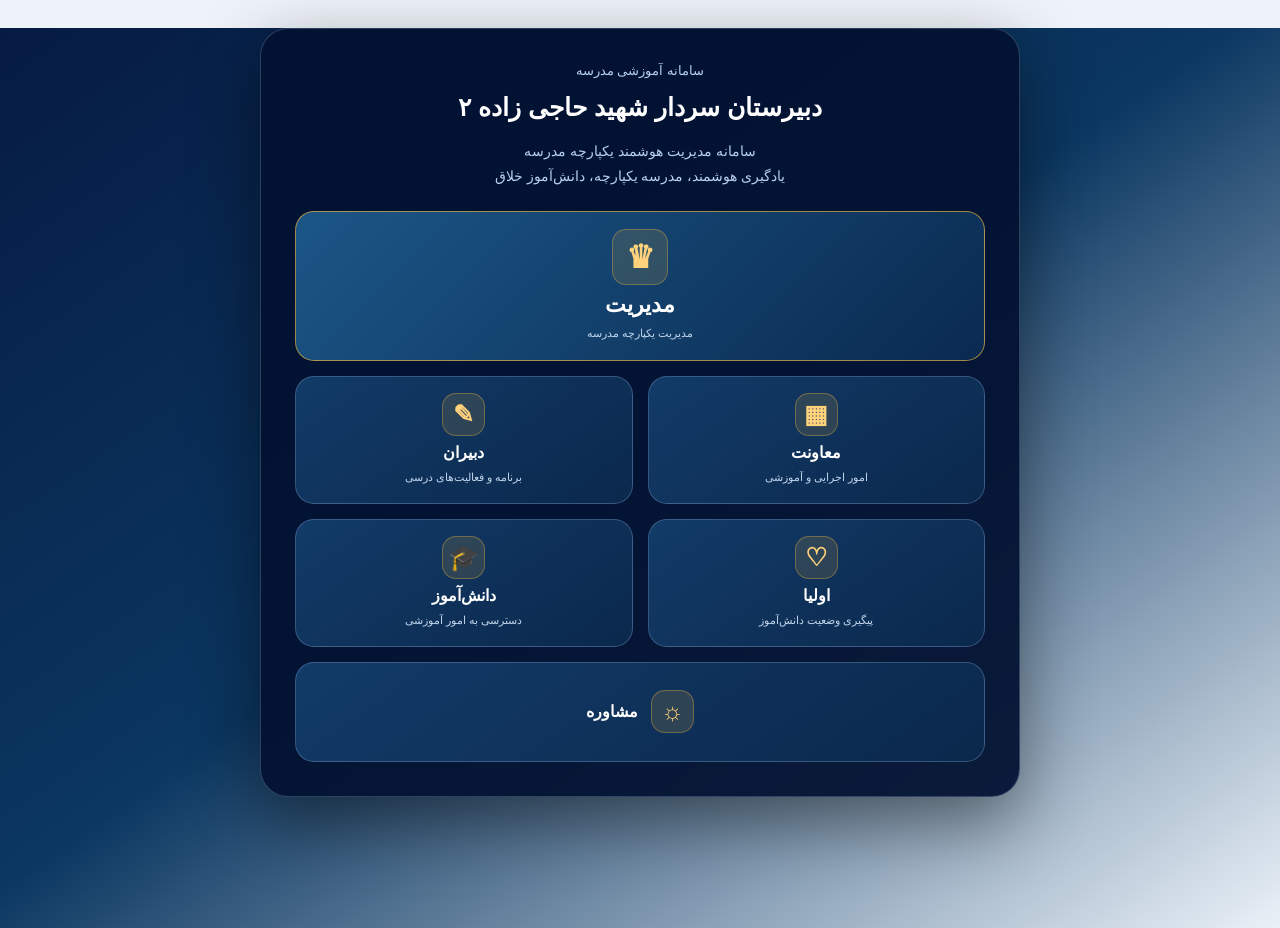
<file: web/index.html>
<!doctype html>
<html lang="fa" dir="rtl">
<head>
<meta charset="utf-8"><meta name="viewport" content="width=device-width,initial-scale=1,viewport-fit=cover">
<meta name="theme-color" content="#061b43"><link rel="manifest" href="manifest.json">
<title>فراهوش | سامانه مدیریت هوشمند یکپارچه مدرسه</title><link rel="stylesheet" href="styles.css">
</head>
<body>
<div id="app">
<section id="login" class="screen"><div class="login-card homepage-card">
<div class="school-label">سامانه آموزشی مدرسه</div>
<h1 id="schoolName">دبیرستان سردار شهید حاجی زاده ۲</h1>
<p class="slogan">سامانه مدیریت هوشمند یکپارچه مدرسه<br>یادگیری هوشمند، مدرسه یکپارچه، دانش‌آموز خلاق</p>
<div id="roleChooser" class="role-chooser" aria-label="انتخاب بخش ورود">
<button type="button" class="role-tile role-manager" data-role-label="مدیریت"><span class="role-icon" aria-hidden="true">♛</span><b>مدیریت</b><small>مدیریت یکپارچه مدرسه</small></button>
<button type="button" class="role-tile" data-role-label="معاونت"><span class="role-icon" aria-hidden="true">▦</span><b>معاونت</b><small>امور اجرایی و آموزشی</small></button>
<button type="button" class="role-tile" data-role-label="دبیران"><span class="role-icon" aria-hidden="true">✎</span><b>دبیران</b><small>برنامه و فعالیت‌های درسی</small></button>
<button type="button" class="role-tile" data-role-label="اولیا"><span class="role-icon" aria-hidden="true">♡</span><b>اولیا</b><small>پیگیری وضعیت دانش‌آموز</small></button>
<button type="button" class="role-tile" data-role-label="دانش‌آموز"><span class="role-icon" aria-hidden="true">🎓</span><b>دانش‌آموز</b><small>دسترسی به امور آموزشی</small></button>
<button type="button" class="role-tile role-advisor" data-role-label="مشاوره"><span class="role-icon" aria-hidden="true">☼</span><b>مشاوره</b><small>راهنمایی و پشتیبانی</small></button>
</div>
<div id="credentialPanel" class="credential-panel hidden">
<div class="credential-heading"><span id="selectedRoleLabel">ورود به سامانه</span><button type="button" id="backToRoles" class="link">← بازگشت به انتخاب بخش</button></div>
<input id="identifier" inputmode="numeric" autocomplete="username" placeholder="نام کاربری یا کد ملی">
<input id="password" type="password" autocomplete="current-password" placeholder="رمز عبور">
<div class="login-options"><label><input id="remember" type="checkbox"> مرا به خاطر بسپار</label><button id="forgot" class="link">فراموشی رمز</button></div>
<button id="loginBtn" class="primary big">ورود به سامانه ←</button><div id="loginStatus" class="status"></div>
</div>
</div></section>
<section id="dashboard" class="screen hidden"><header class="top"><div><div class="brand">فراهوش</div><div id="schoolTitle"></div></div><div class="userbox"><b id="welcome"></b><span id="role"></span><button id="logout" class="danger">خروج</button></div></header>
<main><div class="section-title">پنل سامانه</div><div id="panels" class="panel-grid"></div><div id="status" class="status"></div></main></section>
<section id="workspace" class="screen hidden"><header class="workspace-head"><button id="back" class="secondary">← بازگشت</button><div><h2 id="workspaceTitle"></h2><small id="workspaceMeta"></small></div><button id="refresh" class="secondary">تازه‌سازی</button></header>
<div id="modules" class="module-grid"></div><div id="tableArea"></div></section>
</div>
<script src="runtime-config.js"></script>
<script src="https://cdn.sheetjs.com/xlsx-0.20.3/package/dist/xlsx.full.min.js"></script>
<script src="app.js?v=six-role-homepage-20261024"></script>
<script>
(()=>{const chooser=document.getElementById('roleChooser'),panel=document.getElementById('credentialPanel'),label=document.getElementById('selectedRoleLabel');if(!chooser||!panel)return;chooser.querySelectorAll('[data-role-label]').forEach(button=>button.addEventListener('click',()=>{label.textContent='ورود بخش '+button.dataset.roleLabel;chooser.classList.add('hidden');panel.classList.remove('hidden');document.getElementById('identifier').focus()}));document.getElementById('backToRoles').addEventListener('click',()=>{panel.classList.add('hidden');chooser.classList.remove('hidden')})})();
</script>
</body></html>
</file>
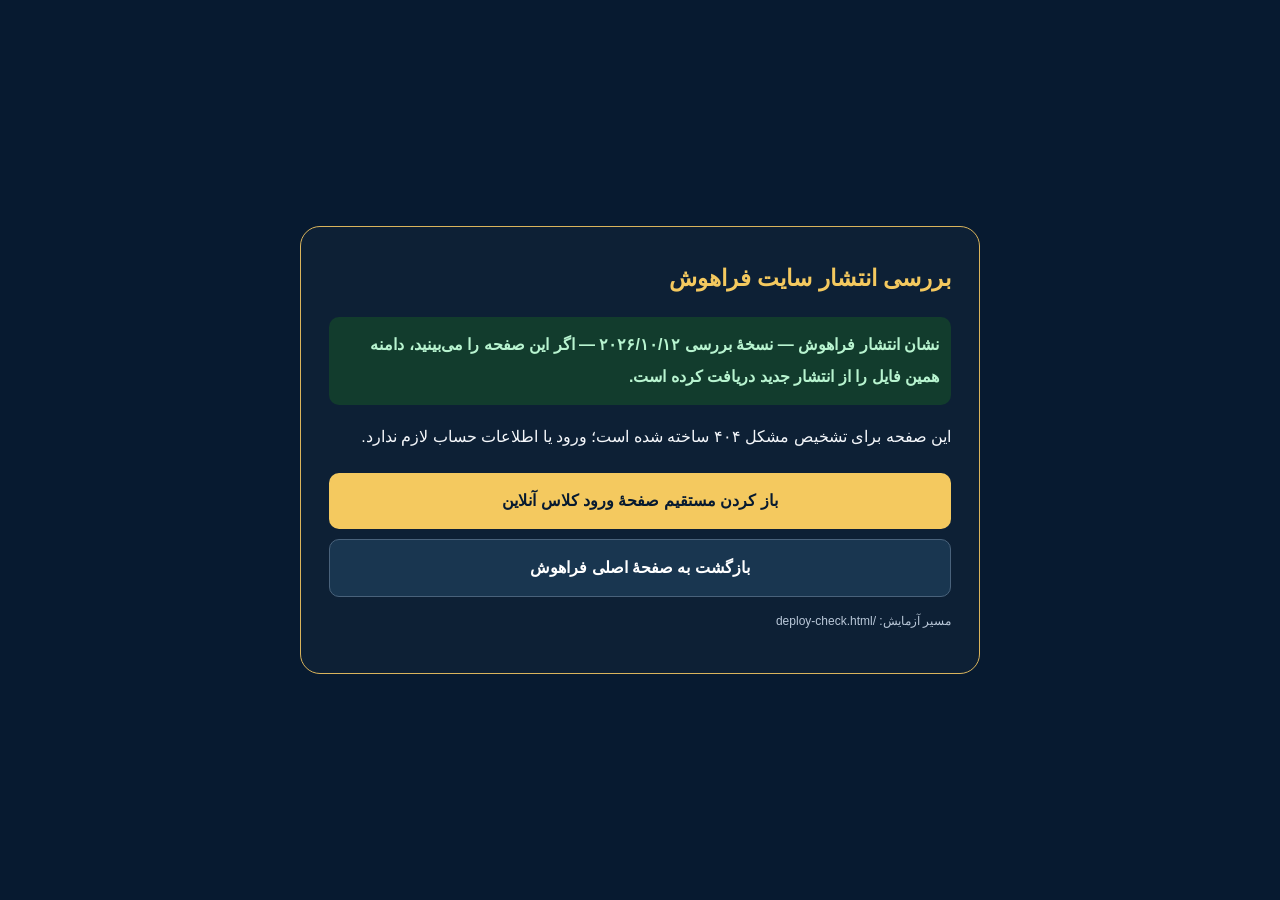
<file: web/deploy-check.html>
<!doctype html>
<html lang="fa" dir="rtl">
<head>
<meta charset="utf-8">
<meta name="viewport" content="width=device-width,initial-scale=1">
<meta name="robots" content="noindex,nofollow">
<meta http-equiv="Cache-Control" content="no-cache, no-store, must-revalidate">
<meta http-equiv="Pragma" content="no-cache">
<meta http-equiv="Expires" content="0">
<title>بررسی انتشار فراهوش</title>
<style>
*{box-sizing:border-box}body{margin:0;min-height:100vh;display:grid;place-items:center;padding:20px;background:#071a30;color:#f4f7fb;font-family:Tahoma,Arial,sans-serif}.card{max-width:680px;width:100%;padding:28px;border:1px solid #d9b45c;border-radius:20px;background:#0d2035;line-height:2}h1{margin-top:0;color:#f4c95f;font-size:23px}.ok{padding:12px;border-radius:10px;background:#123c2d;color:#b8f4d0;font-weight:bold}.links{display:grid;gap:10px;margin-top:20px}a{padding:12px 16px;border-radius:10px;text-decoration:none;background:#f4c95f;color:#071a30;font-weight:bold;text-align:center}a.secondary{background:#193650;color:#fff;border:1px solid #49627b}.small{font-size:12px;color:#bac8d9}
</style>
</head>
<body>
<main class="card">
<h1>بررسی انتشار سایت فراهوش</h1>
<p class="ok">نشان انتشار فراهوش — نسخهٔ بررسی ۲۰۲۶/۱۰/۱۲ — اگر این صفحه را می‌بینید، دامنه همین فایل را از انتشار جدید دریافت کرده است.</p>
<p>این صفحه برای تشخیص مشکل ۴۰۴ ساخته شده است؛ ورود یا اطلاعات حساب لازم ندارد.</p>
<div class="links">
<a href="/online-class/index.html">باز کردن مستقیم صفحهٔ ورود کلاس آنلاین</a>
<a class="secondary" href="/">بازگشت به صفحهٔ اصلی فراهوش</a>
</div>
<p class="small">مسیر آزمایش: /deploy-check.html</p>
</main>
</body>
</html>
</file>
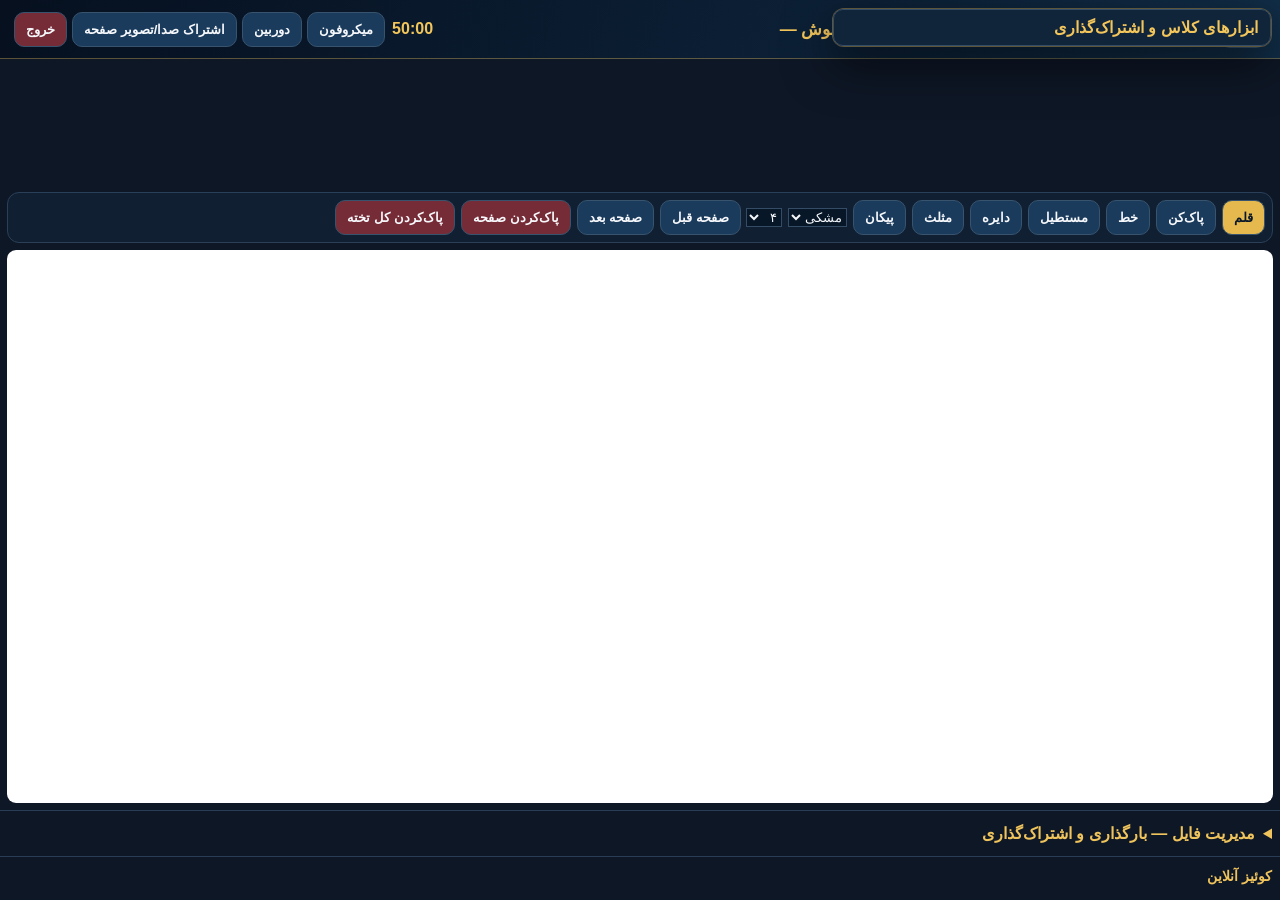
<file: mobile/assets/online_class.html>
<!doctype html>
<html lang="fa" dir="rtl">
<head>
<meta charset="utf-8">
<meta name="viewport" content="width=device-width,initial-scale=1,maximum-scale=1">
<title>کلاس هوشمند فراهوش</title>
<style>
*{box-sizing:border-box}html,body{margin:0;width:100%;height:100%;min-height:100%;overflow:hidden;font-family:Tahoma,Arial,sans-serif;background:#0e1726;color:#fff}body{height:100dvh;min-height:100dvh;display:flex;flex-direction:column}
button,select,input{font-family:inherit}button{border:0;border-radius:9px;padding:9px 11px;background:#244d82;color:#fff;font-weight:700}
button.active{background:#16804a}.danger{background:#9e2831}.secondary{background:#56647a}
header{flex:0 0 auto;padding:7px;background:#162238;display:flex;gap:7px;align-items:center;flex-wrap:wrap;position:relative;z-index:20}
header h2{margin:0;font-size:17px;flex:1}.toolbar,.tools{display:flex;gap:5px;flex-wrap:wrap;align-items:center}
.layout{display:grid;grid-template-columns:minmax(0,1fr) 0;flex:1;min-height:0;height:calc(100dvh - 58px);overflow:hidden}.main{min-width:0;display:flex;flex-direction:column}
.videos{display:grid;grid-template-columns:repeat(auto-fit,minmax(150px,1fr));gap:5px;padding:5px;height:clamp(86px,14vh,135px);max-height:14vh;overflow:auto}
.tile{position:relative;background:#050a12;border-radius:8px;height:clamp(78px,12vh,120px);min-height:78px;overflow:hidden}.tile video{width:100%;height:100%;object-fit:cover}
.tile span{position:absolute;right:6px;bottom:6px;background:#000b;padding:4px 6px;border-radius:6px;font-size:11px}
.boardwrap{flex:1;min-height:0;height:100%;padding:4px;display:flex;flex-direction:column}.boardbar{display:flex;gap:5px;flex-wrap:wrap;margin-bottom:5px;align-items:center}
.board{background:#fff;border-radius:9px;width:100%;height:100%;min-height:0;flex:1;touch-action:none}
.side{display:none;background:#162238;border-right:1px solid #2d3b52;flex-direction:column;min-width:0;overflow:auto}.layout.drawer-open{grid-template-columns:minmax(0,1fr) minmax(260px,32vw)}.layout.drawer-open .side{display:flex}
.side h3{margin:9px}.participants{padding:0 9px;max-height:24%;overflow:auto}.person{padding:6px;border-bottom:1px solid #29374c;font-size:12px}
.panel{border-top:1px solid #2d3b52;padding:8px}.panel h3{margin:3px 0 8px;font-size:14px}
.chat{flex:1;display:flex;flex-direction:column;min-height:170px}.msgs{flex:1;overflow:auto;padding:7px}.msg{background:#20304a;border-radius:8px;padding:6px;margin-bottom:5px;font-size:12px}
.send{display:flex;gap:5px;padding:7px}.send input{flex:1;border-radius:8px;border:0;padding:9px;direction:rtl}
.status{font-size:11px;opacity:.9;min-height:18px}.row{display:flex;gap:5px;flex-wrap:wrap;align-items:center}.row input,.row select{border:0;border-radius:7px;padding:8px;min-width:90px}
.quizq,.fileitem,.attrow{background:#20304a;border-radius:8px;padding:7px;margin:5px 0;font-size:12px}.fileitem button{margin-top:4px}
.fileinput{max-width:100%}@media(max-width:800px){.layout{grid-template-columns:minmax(0,1fr)}.layout.drawer-open{grid-template-columns:minmax(0,1fr)}.layout.drawer-open .side{position:fixed;z-index:15;top:58px;right:0;bottom:0;width:min(88vw,360px);box-shadow:-18px 0 40px #0009;border-top:1px solid #d9b45b}.videos{height:68px;max-height:68px;grid-template-columns:repeat(auto-fit,minmax(90px,1fr));gap:3px;padding:3px}.tile{height:62px;min-height:62px}.boardwrap{height:100%;min-height:0;padding:3px}.board{min-height:0;height:100%}.side{min-height:0;border-right:0;border-top:1px solid #2d3b52}.participants{max-height:120px}.chat{min-height:170px}}

#toolDrawer{position:fixed;top:8px;right:8px;z-index:1000;width:min(94vw,440px);max-width:94vw;flex:none;order:initial;background:#0b1727;border:1px solid #d9b45b66;border-radius:12px;box-shadow:0 16px 48px #0009}#toolDrawer[open]{padding:0 8px 8px}#toolDrawerBody{background:#0b1727;border:1px solid #344c65;border-radius:10px;margin-top:5px}#toolDrawer>summary{cursor:pointer;list-style:none;text-align:right;color:#f3c65b;font-weight:bold;padding:8px 12px;border:1px solid #344c65;border-radius:10px;background:#10243a}#toolDrawer>summary::-webkit-details-marker{display:none}#toolDrawerBody{max-height:58vh;overflow:auto;padding:7px 2px}#toolDrawerBody>.toolbar{display:flex;margin:4px 0 8px}#toolDrawerBody>.boardbar{display:flex;flex-wrap:wrap}#quizToggle{background:linear-gradient(110deg,#f5cf68,#dba638);color:#09182a}#toolDrawerBody #quizPanel{margin-top:8px}
/* Approved high-contrast classroom layout: maximize the board and tuck tools into a drawer */
header{background:linear-gradient(110deg,#06101f,#0c2036 65%,#112e48);border-bottom:1px solid #d9b45b66;padding:10px 14px}header h2{color:#f3c65b}.layout{grid-template-columns:minmax(0,1fr) 265px;min-height:calc(100vh - 58px)}.main{min-height:0}.boardwrap{min-height:0;height:calc(100vh - 210px);padding:7px}.board{min-height:0;height:100%;flex:1}.boardbar{position:relative;align-items:center;background:#101f32;border:1px solid #2a4059;border-radius:12px;padding:7px;margin-bottom:7px}.tools{gap:6px}button{background:#1a3b5c;border:1px solid #37536d;color:#f5f7fb;border-radius:10px}button.active{background:#e5b94d;color:#081729}button.danger{background:#762c37}select,input{background:#081727;color:#f4f7fb;border:1px solid #344c65}.side{background:#0b1727;border-color:#2a4059}.side h3,.panel h3{color:#f0c45c}.panel{border-color:#293e56}.person,.quizq,.fileitem,.attrow,.msg{background:#13273d;color:#eaf0f8;border:1px solid #263f58}.send input{background:#071423;color:white;border:1px solid #344c65}@media(max-width:800px){.layout{grid-template-columns:1fr}.boardwrap{height:64vh;min-height:390px}.board{min-height:330px}.side{min-height:320px}}

/* Minimal layout-only regression fix: the whiteboard fills the space left by the real header height. */
html,body{height:100%;min-height:0}
body{height:100dvh;min-height:0}
.layout{flex:1 1 0;height:auto;min-height:0;grid-template-columns:minmax(0,1fr) 0;overflow:hidden}
.layout.drawer-open{grid-template-columns:minmax(0,1fr) minmax(260px,32vw)}
.boardwrap{flex:1 1 0;height:auto;min-height:0;max-height:none}
.board{flex:1 1 0;height:100%;min-height:0}
@media(max-width:800px){
 .layout,.layout.drawer-open{grid-template-columns:minmax(0,1fr);height:auto;min-height:0;flex:1 1 0}
 .boardwrap{flex:1 1 0;height:auto;min-height:0;max-height:none}
 .board{height:100%;min-height:0}
}
/* Mobile overflow fix: keep the classroom inside the viewport and let panels scroll internally */
html,body{width:100%;max-width:100%;overflow:hidden}
body{height:100dvh;min-height:0}
header{max-width:100%;min-width:0;box-sizing:border-box}
header h2{min-width:0;overflow-wrap:anywhere}
.layout{height:calc(100dvh - 58px);min-height:0;max-height:calc(100dvh - 58px);overflow:hidden}
.main{min-width:0;min-height:0;overflow:hidden}
.boardwrap{min-width:0;min-height:0;height:auto;max-height:none;flex:1 1 auto;overflow:hidden}
.boardbar{max-width:100%;min-width:0}
.board{display:block;width:100%;max-width:100%;min-width:0;min-height:0;height:100%}
#quizPanel{max-height:30dvh;overflow:auto;flex:0 1 auto}
@media(max-width:800px){
 header{gap:5px;padding:6px;max-height:30dvh;overflow-y:auto;align-content:flex-start}
 header h2{font-size:14px;flex:1 1 130px}
 header .toolbar{flex:1 1 100%;gap:4px}
 header .toolbar button{padding:7px 8px;font-size:12px}
 #toolDrawer{position:relative;top:auto;right:auto;width:100%;max-width:100%;order:5}
 #toolDrawerBody{max-height:32dvh}
 .layout,.layout.drawer-open{height:auto;max-height:none;min-height:0;flex:1 1 0;grid-template-columns:minmax(0,1fr);overflow:hidden}
 .main{height:100%;overflow:hidden}
 .videos{flex:0 0 64px;height:64px;max-height:64px;min-height:64px;overflow-x:auto;overflow-y:hidden;grid-auto-flow:column;grid-auto-columns:minmax(90px,30vw);grid-template-columns:none}
 .tile{height:58px;min-height:58px}
 .boardwrap{height:auto;min-height:0;max-height:none;flex:1 1 0;padding:3px;overflow:hidden}
 .boardbar{flex:0 0 auto;max-height:24dvh;overflow:auto;align-content:flex-start}
 .boardbar .tools{min-width:0;max-width:100%}
 .board{height:100%;min-height:0;max-height:100%;touch-action:none}
 .side{min-height:0}
}
</style>
</head>
<body>
<header>
<button id="menuToggle" aria-label="ابزارهای کلاس" title="ابزارهای کلاس" style="font-size:22px;padding:5px 12px;background:#172b42">☰</button><button id="quizToggle" type="button">آزمونک آنلاین</button><button id="guestInvite" type="button" style="background:#d9b45b;color:#09182a">لینک ورود دانش‌آموز</button><h2>کلاس هوشمند فراهوش — <span id="className"></span></h2><strong id="classTimer" dir="ltr" style="color:#f3c65b;font-variant-numeric:tabular-nums">50:00</strong>
<div class="toolbar">
<button id="mic">میکروفون</button><button id="cam">دوربین</button><button id="screen">اشتراک صدا/تصویر صفحه</button><button id="leave" class="danger">خروج</button>
</div>
<details id="toolDrawer"><summary>ابزارهای کلاس و اشتراک‌گذاری</summary><div id="toolDrawerBody"></div></details>
</header>
<div class="layout">
<main class="main">
<div id="videos" class="videos"></div>
<div class="boardwrap" id="boardwrap">
<div class="boardbar">
<div class="tools">
<button data-tool="pen" class="active">قلم</button><button data-tool="eraser">پاک‌کن</button>
<button data-tool="line">خط</button><button data-tool="rect">مستطیل</button><button data-tool="circle">دایره</button><button data-tool="triangle">مثلث</button><button data-tool="arrow">پیکان</button>
<select id="color"><option value="#0b1f3a">مشکی</option><option value="#d62828">قرمز</option><option value="#087f5b">سبز</option><option value="#1d4ed8">آبی</option><option value="#7c3aed">بنفش</option><option value="#f59e0b">نارنجی</option></select>
<select id="size"><option value="2">۲</option><option value="4" selected>۴</option><option value="7">۷</option><option value="10">۱۰</option><option value="14">۱۴</option><option value="20">۲۰</option></select>
</div>
<div class="tools">
<button id="prev">صفحه قبل</button><button id="next">صفحه بعد</button><button id="clear" class="danger">پاک‌کردن صفحه</button><button id="clearAll" class="danger">پاک‌کردن کل تخته</button><span class="status" id="page"></span>
</div>
</div>
<canvas id="board" class="board"></canvas>
</div>
<details class="panel" id="fileManager">
<summary style="cursor:pointer;color:#f0c45c;font-weight:bold;padding:5px 0">مدیریت فایل — بارگذاری و اشتراک‌گذاری</summary>
<h3>بارگذاری فایل، ویدیو و رسانه برای اعضای کلاس</h3>
<div class="row"><input id="file" class="fileinput" type="file" accept="image/*,audio/*,video/*,.pdf,.doc,.docx,.xls,.xlsx,.ppt,.pptx,.txt,.csv,.zip"></div>
<div id="files"></div><video id="previewVideo" controls style="display:none;width:100%;max-height:240px;margin-top:7px;border-radius:8px"></video>
</details>
<div class="panel" id="quizPanel"><h3>کوئیز آنلاین</h3><div id="quizCreate"></div><div id="quizzes"></div></div>
</main>
<aside class="side">
<h3>لیست اعضای کلاس</h3><div id="participants" class="participants"></div>
<div class="panel" id="attendancePanel"><h3>حضور و غیاب و صحت‌سنجی</h3><div id="attendance"></div></div>
<div class="chat"><h3>گفت‌وگوی کلاس</h3><div id="msgs" class="msgs"></div><div class="send"><input id="chatInput" placeholder="پیام..."><button id="send">ارسال</button></div></div>
</aside>
</div>
<script>
const C=__CONFIG__;
async function createGuestInvite(){
  const normalizeRole=v=>String(v||"").trim().toLowerCase().replace(/ي/g,"ی").replace(/ك/g,"ک").replace(/\s+/g," ");
  const role=normalizeRole(C.role);
  const allowed=["teacher","دبیر","manager","مدیر","مدیریت","مدیر مدرسه","مدیر دبیرستان","مدیر آموزشگاه","principal","administrator","admin","school manager","school_manager","school_admin","super_admin","educational","معاون آموزشی","معاونت آموزشی"];
  if(!allowed.includes(role)){alert("ساخت لینک دعوت فقط برای دبیر یا مدیریت مجاز است.");return}
  if(!Number.isInteger(Number(C.classId))||Number(C.classId)<=0){alert("شناسه کلاس معتبر نیست؛ لینک به کلاس متصل نشد.");return}
  const button=document.getElementById("guestInvite");
  if(button)button.disabled=true;
  try{
    const response=await fetch(C.url+"/rest/v1/rpc/get_online_class_guest_invite",{method:"POST",headers:{"apikey":C.anon,"Authorization":"Bearer "+C.token,"Content-Type":"application/json"},body:JSON.stringify({p_class_id:Number(C.classId)})});
    const raw=await response.text();let result;try{result=JSON.parse(raw)}catch(_){result=raw}
    if(!response.ok)throw Error(typeof result==="string"?result:(result.message||result.details||result.hint||"ساخت لینک دعوت ناموفق بود"));
    let code=Array.isArray(result)?result[0]:result;
    if(code&&typeof code==="object")code=code.get_online_class_guest_invite||code.room_code||code.code;
    code=String(code??"").trim().replace(/^"+|"+$/g,"").toUpperCase();
    if(!code||code==="NULL"||code==="UNDEFINED")throw Error("سرور کد دعوتی برنگرداند؛ مهاجرت دعوت میهمان در Supabase را بررسی کنید.");
    const inviteUrl="https://frahoosh.ir/online-class/?code="+encodeURIComponent(code);
    const message="لینک ورود میهمان به کلاس "+C.classId+" ساخته شد و به همین کلاس متصل است. برای ارسال به میهمان کپی کنید:\n"+inviteUrl;
    if(navigator.clipboard&&navigator.clipboard.writeText){try{await navigator.clipboard.writeText(inviteUrl);alert(message)}catch(_){prompt("لینک ورود میهمان به کلاس "+C.classId+" را کپی کنید:",inviteUrl)}}else prompt("لینک ورود میهمان به کلاس "+C.classId+" را کپی کنید:",inviteUrl);
  }catch(e){alert("لینک دعوت ساخته نشد: "+(e.message||"خطای نامشخص"))}
  finally{if(button)button.disabled=false}
}
window.addEventListener("DOMContentLoaded",()=>{const b=document.getElementById("guestInvite");if(b){const role=String(C.role||"").toLowerCase();b.style.display=["teacher","دبیر","manager","مدیر","educational","معاون آموزشی"].includes(role)?"inline-block":"none";b.addEventListener("click",createGuestInvite)}});
window.addEventListener("error",e=>{try{const p=document.getElementById("page");if(p)p.textContent="خطای اجرای کلاس: "+(e.message||"JavaScript")}catch(_){}console.error("CLASSROOM_RUNTIME_ERROR",e.message,e.filename,e.lineno)});
window.addEventListener("unhandledrejection",e=>{try{const p=document.getElementById("page");if(p)p.textContent="خطا در بارگذاری امکانات کلاس"}catch(_){}console.error("CLASSROOM_PROMISE_ERROR",e.reason)});
const headers={"apikey":C.anon,"Authorization":"Bearer "+C.token,"Content-Type":"application/json"};
const $=id=>document.getElementById(id);
let lastId=0,peers=new Map(),names=new Map(),localStream=null,screenStream=null,mic=true,cam=true,pendingCandidates=new Map();
let pollInFlight=false,pollFailures=0;
let tool="pen",color="#0b1f3a",size=4,drawing=false,start=null,points=[],pageNo=1;
let canvas,ctx,maxPages=Number(C.maxBoardPages||15),currentSession=null,students=[],sessionStartedAt=null;const normalizeRole=v=>String(v||"").trim().toLowerCase();const staffRoles=["teacher","دبیر","manager","مدیر","principal","معاون آموزشی","معاون اجرایی","معاون پرورشی","مشاوره","educational","executive","counselor"];const studentRoles=["student","دانش‌آموز","دانش آموز","guest","میهمان"];const isTeacher=()=>staffRoles.includes(normalizeRole(C.role));const isStudent=()=>studentRoles.includes(String(C.role||"").trim())||["student","دانش‌آموز","دانش آموز","guest","میهمان"].includes(normalizeRole(C.role));
$("className").textContent=C.classId;
function api(path,opts={}){return fetch(C.url+"/rest/v1/"+path,Object.assign({headers},opts))}
function jsonHeaders(extra={}){return Object.assign({},headers,extra)}
function esc(s){return String(s??"").replace(/[&<>"]/g,m=>({"&":"&amp;","<":"&lt;",">":"&gt;",'"':"&quot;"}[m]))}
function setStatus(t){let e=$("page");e.textContent=t||e.textContent}
function parseSessionTimestamp(value){if(!value)return null;let s=String(value).trim();if(/^\d{4}-\d\d-\d\d \d\d:\d\d:\d\d/.test(s)){s=s.replace(" ","T").replace(/(\.\d{3})\d+/,"$1").replace(/([+-]\d\d)$/,"$1:00")}const n=Date.parse(s);return Number.isFinite(n)?n:null}
async function send(type,payload={},to=null){try{const r=await api("online_class_signals",{method:"POST",headers:jsonHeaders({"Prefer":"return=minimal"}),body:JSON.stringify({class_id:C.classId,sender_user_id:C.userId,receiver_user_id:to,signal_type:type,payload})});if(!r.ok)throw new Error("HTTP "+r.status+" "+(await r.text()).slice(0,180));return true}catch(e){console.error("CLASSROOM_SIGNAL_SEND_FAILED",type,e);setStatus("ارسال پیام کلاس ناموفق ("+type+"): "+(e.message||"خطای شبکه"));return false}}
function addVideo(id,name,stream){let tile=document.getElementById("v-"+id);if(!tile){tile=document.createElement("div");tile.className="tile";tile.id="v-"+id;tile.innerHTML='<video autoplay playsinline></video><span>'+esc(name)+'</span>';$("videos").appendChild(tile)}tile.querySelector("video").srcObject=stream}
function removeVideo(id){let t=document.getElementById("v-"+id);if(t)t.remove()}
function renderPeople(){let h="";for(const [id,n] of names)h+='<div class="person">'+esc(n)+(id===C.userId?" (شما)":"")+"</div>";$("participants").innerHTML=h}
async function ensureMedia(){if(localStream&&localStream.getTracks().some(t=>t.readyState==="live"))return true;try{localStream=await navigator.mediaDevices.getUserMedia({video:!isStudent(),audio:true});if(isStudent()){cam=false;for(const t of localStream.getAudioTracks())t.enabled=false;}addVideo(C.userId,C.name,localStream);names.set(C.userId,C.name);renderPeople();for(const [,pc] of peers){for(const track of localStream.getTracks()){const already=pc.getSenders().some(x=>x.track===track);if(!already)pc.addTrack(track,localStream)}}return true}catch(e){console.warn("MEDIA_PERMISSION_ERROR",e);setStatus("دسترسی صدا/تصویر برقرار نشد: "+(e&&e.name||"خطا"));alert("دسترسی میکروفون/دوربین برقرار نشد؛ مجوزهای برنامه را بررسی کنید.");return false}}
async function makePeer(id,name){if(peers.has(id))return peers.get(id);let pc=new RTCPeerConnection({iceServers:[{urls:"stun:stun.l.google.com:19302"}]});peers.set(id,pc);names.set(id,name||"کاربر");renderPeople();if(localStream)localStream.getTracks().forEach(t=>pc.addTrack(t,localStream));pc.onicecandidate=e=>{if(e.candidate)send("candidate",{candidate:e.candidate},id)};pc.ontrack=e=>addVideo(id,names.get(id)||"کاربر",e.streams[0]);pc.onconnectionstatechange=()=>{if(["failed","closed","disconnected"].includes(pc.connectionState)){removeVideo(id);}};return pc}
async function offerTo(id,name){let pc=await makePeer(id,name);let o=await pc.createOffer();await pc.setLocalDescription(o);await send("offer",{sdp:pc.localDescription},id)}
async function flushPendingCandidates(id,pc){const queued=pendingCandidates.get(id)||[];pendingCandidates.delete(id);for(const candidate of queued){try{await pc.addIceCandidate(candidate)}catch(e){console.warn("ICE candidate could not be applied",e)}}}
async function poll(){if(pollInFlight)return;pollInFlight=true;let succeeded=false;try{const ac=new AbortController();const pollTimeout=setTimeout(()=>ac.abort(),8000);let rows;try{let r=await api("online_class_signals?class_id=eq."+C.classId+"&id=gt."+lastId+"&order=id.asc&limit=200",{signal:ac.signal});if(!r.ok)throw new Error("سیگنال کلاس: HTTP "+r.status+" "+(await r.text()).slice(0,180));rows=await r.json()}finally{clearTimeout(pollTimeout)}for(const x of rows){lastId=Math.max(lastId,Number(x.id));if(x.sender_user_id===C.userId)continue;if(x.receiver_user_id&&x.receiver_user_id!==C.userId)continue;let p=x.payload||{};if(x.signal_type==="join"){names.set(x.sender_user_id,p.name||"کاربر");renderPeople();if(C.userId<x.sender_user_id)await offerTo(x.sender_user_id,p.name)}else if(x.signal_type==="leave"){peers.get(x.sender_user_id)?.close();peers.delete(x.sender_user_id);names.delete(x.sender_user_id);pendingCandidates.delete(x.sender_user_id);removeVideo(x.sender_user_id);renderPeople()}else if(x.signal_type==="offer"){names.set(x.sender_user_id,p.name||"کاربر");let pc=await makePeer(x.sender_user_id,p.name);await pc.setRemoteDescription(p.sdp);await flushPendingCandidates(x.sender_user_id,pc);let a=await pc.createAnswer();await pc.setLocalDescription(a);await send("answer",{sdp:pc.localDescription},x.sender_user_id)}else if(x.signal_type==="answer"){let pc=peers.get(x.sender_user_id);if(pc){await pc.setRemoteDescription(p.sdp);await flushPendingCandidates(x.sender_user_id,pc)}}else if(x.signal_type==="candidate"&&p.candidate){let pc=peers.get(x.sender_user_id);if(pc&&pc.remoteDescription){try{await pc.addIceCandidate(p.candidate)}catch(e){console.warn("ICE candidate failed",e)}}else{const queue=pendingCandidates.get(x.sender_user_id)||[];queue.push(p.candidate);pendingCandidates.set(x.sender_user_id,queue)}}else if(x.signal_type==="chat"){appendMsg(p.name||"کاربر",p.text||"")}else if(x.signal_type==="board"){applyBoard(p,false)}else if(x.signal_type==="quiz_answer"&&!isStudent()){loadQuizResults()}}pollFailures=0;succeeded=true;}catch(e){pollFailures=Math.min(pollFailures+1,4);console.error("CLASSROOM_SIGNAL_POLL_FAILED",e);setStatus("ارتباط اعضای کلاس برقرار نشد: "+(e.message||"خطای شبکه"));}finally{pollInFlight=false;setTimeout(poll,succeeded?900:Math.min(10000,900*Math.pow(2,pollFailures)));}}
function appendMsg(n,t){let d=document.createElement("div");d.className="msg";d.innerHTML="<b>"+esc(n)+"</b><br>"+esc(t);$("msgs").appendChild(d);$("msgs").scrollTop=$("msgs").scrollHeight}
$("send").onclick=async()=>{let t=$("chatInput").value.trim();if(!t)return;appendMsg(C.name,t);$("chatInput").value="";await send("chat",{name:C.name,text:t})};
$("mic").onclick=async()=>{
  const next=!mic;
  try{
   if(!navigator.mediaDevices?.getUserMedia)throw new Error("MEDIA_API_UNAVAILABLE");
   let tracks=localStream?.getAudioTracks?.().filter(t=>t.readyState==="live")||[];
   if(!tracks.length){
    const audioStream=await navigator.mediaDevices.getUserMedia({audio:true,video:false});
    tracks=audioStream.getAudioTracks();
    if(!tracks.length)throw new Error("NO_AUDIO_TRACK");
    if(!localStream)localStream=new MediaStream();
    tracks.forEach(t=>{t.enabled=next;localStream.addTrack(t)});
    for(const [,pc] of peers)for(const track of tracks){const sender=pc.getSenders().find(s=>s.track?.kind==="audio");if(sender)await sender.replaceTrack(track);else pc.addTrack(track,localStream)}
    addVideo(C.userId,C.name,localStream);names.set(C.userId,C.name);renderPeople();
   }else tracks.forEach(t=>t.enabled=next);
   mic=next;
   $("mic").classList.toggle("active",mic);
   $("mic").textContent=mic?"میکروفون روشن":"میکروفون خاموش";
  }catch(e){console.warn("MIC_START_FAILED",e);alert("میکروفون فعال نشد. مجوز میکروفون را در تنظیمات Android بررسی کنید. ("+(e.name||"خطا")+")")}
 };
$("cam").onclick=async()=>{
 const tracks=localStream?.getVideoTracks?.().filter(t=>t.readyState==="live")||[];
 if(!tracks.length){
  try{
   if(!navigator.mediaDevices?.getUserMedia)throw new Error("MEDIA_API_UNAVAILABLE");
   const videoStream=await navigator.mediaDevices.getUserMedia({video:{facingMode:"user"},audio:false});
   const videoTracks=videoStream.getVideoTracks();
   if(!videoTracks.length)throw new Error("NO_VIDEO_TRACK");
   if(!localStream)localStream=new MediaStream();
   videoTracks.forEach(t=>{t.enabled=true;localStream.addTrack(t)});
   addVideo(C.userId,C.name,localStream);names.set(C.userId,C.name);renderPeople();
   for(const [,pc] of peers)for(const track of videoTracks){const sender=pc.getSenders().find(s=>s.track?.kind==="video");if(sender)await sender.replaceTrack(track);else pc.addTrack(track,localStream)}
   cam=true;
  }catch(e){console.warn("CAMERA_START_FAILED",e);alert("دوربین فعال نشد. مجوز دوربین را در تنظیمات Android بررسی کنید. ("+(e.name||"خطا")+")");return}
 }else{cam=!cam;tracks.forEach(t=>t.enabled=cam)}
 $("cam").classList.toggle("active",cam);$("cam").textContent=cam?"دوربین روشن":"دوربین خاموش";
};
$("screen").onclick=async()=>{if(!navigator.mediaDevices||typeof navigator.mediaDevices.getDisplayMedia!=="function"){alert("اشتراک‌گذاری صفحه در این نسخه اندروید پشتیبانی نمی‌شود؛ برای این قابلیت باید نسخه APK با مجوز ضبط صفحه اندروید نصب شود. برای ارسال تصویر دوربین از دکمه «دوربین» استفاده کنید.");return}try{if(screenStream){screenStream.getTracks().forEach(t=>t.stop());screenStream=null;return}screenStream=await navigator.mediaDevices.getDisplayMedia({video:true,audio:false});const s=screenStream.getVideoTracks()[0];if(!s)throw new Error("NO_SCREEN_TRACK");for(const [,pc] of peers){let sender=pc.getSenders().find(x=>x.track?.kind==="video");if(sender)sender.replaceTrack(s)}s.addEventListener("ended",()=>{screenStream=null;let camTrack=localStream?.getVideoTracks?.()[0];for(const [,pc] of peers){let sender=pc.getSenders().find(x=>x.track?.kind==="video");if(sender&&camTrack)sender.replaceTrack(camTrack)}})}catch(e){console.warn("SCREEN_SHARE_UNAVAILABLE",e);alert("اشتراک‌گذاری صفحه شروع نشد. اگر پیام مجوز اندروید نمایش داده نشد، این قابلیت هنوز در APK فعال نیست.")}};
$("leave").onclick=async()=>{send("leave",{name:C.name});if(["teacher","دبیر","manager","مدیر","executive","معاون اجرایی"].includes(C.role))await endClassSession();localStream?.getTracks().forEach(x=>x.stop());screenStream?.getTracks().forEach(x=>x.stop());peers.forEach(p=>p.close());location.href="about:blank"};

function resize(){let r=canvas.getBoundingClientRect(),d=window.devicePixelRatio||1;canvas.width=Math.max(1,r.width*d);canvas.height=Math.max(1,r.height*d);ctx.setTransform(d,0,0,d,0,0);loadBoard()}
function pos(e){let r=canvas.getBoundingClientRect();return [e.clientX-r.left,e.clientY-r.top]}
function drawShape(a){ctx.strokeStyle=a.color||color;ctx.lineWidth=Number(a.size||size);ctx.lineCap="round";ctx.beginPath();let x1=a.x1,y1=a.y1,x2=a.x2,y2=a.y2;
if(a.tool==="line"){ctx.moveTo(x1,y1);ctx.lineTo(x2,y2)}
else if(a.tool==="rect"){ctx.rect(Math.min(x1,x2),Math.min(y1,y2),Math.abs(x2-x1),Math.abs(y2-y1))}
else if(a.tool==="circle"){let x=Math.min(x1,x2),y=Math.min(y1,y2),w=Math.abs(x2-x1),h=Math.abs(y2-y1);ctx.ellipse(x+w/2,y+h/2,w/2,h/2,0,0,Math.PI*2)}
else if(a.tool==="triangle"){ctx.moveTo((x1+x2)/2,y1);ctx.lineTo(x1,y2);ctx.lineTo(x2,y2);ctx.closePath()}
else if(a.tool==="arrow"){ctx.moveTo(x1,y1);ctx.lineTo(x2,y2);let ang=Math.atan2(y2-y1,x2-x1),len=14;ctx.moveTo(x2,y2);ctx.lineTo(x2-len*Math.cos(ang-Math.PI/6),y2-len*Math.sin(ang-Math.PI/6));ctx.moveTo(x2,y2);ctx.lineTo(x2-len*Math.cos(ang+Math.PI/6),y2-len*Math.sin(ang+Math.PI/6))}
ctx.stroke()}
async function loadBoard(){try{ctx.clearRect(0,0,canvas.width,canvas.height);let r=await api("smart_board_whiteboards?class_id=eq."+C.classId+"&page_no=eq."+pageNo+"&order=id.asc&limit=1000");let rows=await r.json();for(const row of rows){try{applyBoard(JSON.parse(row.payload||"{}"),false)}catch(e){}}$("page").textContent="صفحه "+pageNo+" از "+maxPages}catch(e){}}
function applyBoard(p,broadcast=true){if(Number(p.page||pageNo)!==pageNo)return;if(p.kind==="clear"){ctx.clearRect(0,0,canvas.width,canvas.height);return}if(p.tool==="pen"||p.tool==="eraser"){ctx.strokeStyle=p.tool==="eraser"?"#fff":(p.color||color);ctx.lineWidth=p.tool==="eraser"?Math.max(10,Number(p.size||size)*3):Number(p.size||size);ctx.lineCap="round";ctx.beginPath();let a=p.points||[];for(let i=0;i<a.length;i+=2)i?ctx.lineTo(a[i],a[i+1]):ctx.moveTo(a[i],a[i+1]);ctx.stroke()}else drawShape(p)}
async function saveBoard(p){p.page=pageNo;p.color=color;p.size=size;try{await api("smart_board_whiteboards",{method:"POST",headers:jsonHeaders({"Prefer":"return=minimal"}),body:JSON.stringify({class_id:C.classId,page_no:pageNo,tool:p.tool||"board",payload:JSON.stringify(p),shared:true,title:"صفحه "+pageNo,content:""})});await send("board",p)}catch(e){alert("ذخیره تخته انجام نشد.")}}
function clearLocal(){ctx.clearRect(0,0,canvas.width,canvas.height)}
$("prev").onclick=()=>{pageNo=Math.max(1,pageNo-1);loadBoard()};$("next").onclick=()=>{pageNo=Math.min(maxPages,pageNo+1);loadBoard()};
$("clear").onclick=async()=>{if(isStudent())return;try{await api("smart_board_whiteboards?class_id=eq."+C.classId+"&page_no=eq."+pageNo,{method:"DELETE",headers:jsonHeaders({"Prefer":"return=minimal"})});clearLocal();await send("board",{kind:"clear",page:pageNo})}catch(e){alert("پاک‌کردن صفحه انجام نشد.")}};
$("clearAll").onclick=async()=>{if(isStudent())return;if(!confirm("کل ۱۵ صفحه تخته پاک شود؟"))return;try{await api("smart_board_whiteboards?class_id=eq."+C.classId,{method:"DELETE",headers:jsonHeaders({"Prefer":"return=minimal"})});clearLocal();await send("board",{kind:"clearAll"});loadBoard()}catch(e){alert("پاک‌کردن کل تخته انجام نشد.")}};
document.querySelectorAll("[data-tool]").forEach(b=>b.onclick=()=>{tool=b.dataset.tool;document.querySelectorAll("[data-tool]").forEach(x=>x.classList.remove("active"));b.classList.add("active")});
$("color").onchange=e=>color=e.target.value;$("size").onchange=e=>size=Number(e.target.value);
canvas=$("board");ctx=canvas.getContext("2d");if(!ctx)throw new Error("Canvas 2D context unavailable");window.addEventListener("resize",resize);resize();
canvas.addEventListener("pointerdown",e=>{drawing=true;start=pos(e);points=[...start];if(tool==="pen"||tool==="eraser"){ctx.beginPath();ctx.moveTo(...start)}});
canvas.addEventListener("pointermove",e=>{if(!drawing)return;let p=pos(e);if(tool==="pen"||tool==="eraser"){points.push(...p);ctx.strokeStyle=tool==="eraser"?"#fff":color;ctx.lineWidth=tool==="eraser"?Math.max(10,size*3):size;ctx.lineCap="round";ctx.lineTo(...p);ctx.stroke()}});
canvas.addEventListener("pointerup",async e=>{if(!drawing)return;drawing=false;let end=pos(e),p;if(tool==="pen"||tool==="eraser")p={tool,points};else p={tool,x1:start[0],y1:start[1],x2:end[0],y2:end[1]};await saveBoard(p);points=[]});

async function loadFiles(){try{let r=await api("smart_board_files?class_id=eq."+C.classId+"&order=id.desc&limit=100");let rows=await r.json();$("files").innerHTML=rows.map(x=>'<div class="fileitem"><b>'+esc(x.title||x.file_type||"فایل")+'</b><br>'+esc(x.file_type||"")+"<br><button onclick='downloadFile("+JSON.stringify(x.file_path)+","+JSON.stringify(x.title||"فایل")+" )'>مشاهده / دریافت</button></div>").join("")}catch(e){}}
async function uploadFile(file){if(!file||isStudent())return;try{if(file.size>50*1024*1024)throw new Error("حجم فایل بیشتر از ۵۰ مگابایت است");let safe=file.name.replace(/[^a-zA-Z0-9._-]/g,"_");let path=C.classId+"/"+C.userId+"/"+Date.now()+"_"+safe;let u=C.url+"/storage/v1/object/online-class-files/"+path;let rr=await fetch(u,{method:"POST",headers:{"apikey":C.anon,"Authorization":"Bearer "+C.token,"Content-Type":file.type||"application/octet-stream","x-upsert":"false"},body:file});if(!rr.ok)throw new Error(await rr.text());await api("smart_board_files",{method:"POST",headers:jsonHeaders({"Prefer":"return=minimal"}),body:JSON.stringify({title:file.name,file_path:path,file_type:file.type||"application/octet-stream",class_id:C.classId,description:"فایل اشتراکی کلاس هوشمند"})});await loadFiles()}catch(e){alert("ارسال فایل انجام نشد: "+e.message)}}
async function downloadFile(path,title){try{let r=await fetch(C.url+"/storage/v1/object/authenticated/online-class-files/"+path,{headers:{"apikey":C.anon,"Authorization":"Bearer "+C.token}});if(!r.ok)throw new Error("دسترسی به فایل ممکن نیست");let blob=await r.blob(),url=URL.createObjectURL(blob);if(blob.type.startsWith("video/")){$("previewVideo").style.display="block";$("previewVideo").src=url;$("previewVideo").play().catch(()=>{})}else{let a=document.createElement("a");a.href=url;a.download=title||"file";a.click();setTimeout(()=>URL.revokeObjectURL(url),3000)}}catch(e){alert("دریافت فایل انجام نشد.")}}
$("file").onchange=e=>uploadFile(e.target.files[0]);

async function loadQuizzes(){
 const box=$("quizzes");
 try{
  const r=await api("smart_board_quizzes?class_id=eq."+encodeURIComponent(C.classId)+"&is_published=eq.true&order=id.desc&limit=100");
  if(!r.ok)throw new Error(await r.text());
  const rows=await r.json();
  box.innerHTML="";
  if(!rows.length){box.innerHTML='<p class="status">هنوز آزمونی برای این کلاس منتشر نشده است.</p>';return}
  for(const q of rows){
   const d=document.createElement("div");d.className="quizq";
   const title=document.createElement("b");title.textContent=q.title||"آزمونک";
   const question=document.createElement("p");question.textContent=q.question||"";
   d.append(title,question);
   if(isStudent()){
    const choices=document.createElement("div");choices.className="row";
    ["a","b","c","d"].forEach(k=>{
     if(q["option_"+k]){
      const b=document.createElement("button");b.textContent=q["option_"+k];
      b.onclick=()=>answerQuiz(q,b.dataset.answer||k);choices.appendChild(b);
     }
    });
    d.appendChild(choices);
   }else{
    const state=document.createElement("div");state.className="status";state.textContent="منتشرشده برای اعضای همین کلاس";d.appendChild(state);
   }
   box.appendChild(d);
  }
 }catch(e){
  console.error("Could not load classroom quizzes",e);
  box.innerHTML='<p class="status">بارگذاری آزمون‌ها ناموفق بود: '+esc(e.message||"خطای سرور")+'</p>';
 }
}
async function answerQuiz(q,a){
 if(!isStudent())return;
 try{
  const r=await api("online_class_activity",{method:"POST",headers:jsonHeaders({"Prefer":"return=minimal"}),body:JSON.stringify({class_id:Number(C.classId),session_id:currentSession?Number(currentSession):null,student_id:Number(C.studentId),event_type:"quiz_answer",event_time:new Date().toISOString(),metadata:JSON.stringify({quiz_id:q.id,answer:a,title:q.title||""})})});
  if(!r.ok)throw new Error(await r.text());
  alert("پاسخ آزمون ثبت شد.");
  await loadQuizResults();
 }catch(e){console.error("Could not save classroom quiz answer",e);alert("ثبت پاسخ انجام نشد: "+(e.message||"خطای سرور"))}
}
function buildQuizCreate(){
 if(!["teacher","دبیر","manager","مدیر","executive","معاون اجرایی","educational","معاون آموزشی"].includes(C.role))return;
 $("quizCreate").innerHTML='<div class="row"><input id="qt" placeholder="عنوان آزمون"><input id="qq" placeholder="متن سؤال"></div><div class="row"><input id="qa" placeholder="گزینه A"><input id="qb" placeholder="گزینه B"></div><div class="row"><input id="qc" placeholder="گزینه C (اختیاری)"><input id="qd" placeholder="گزینه D (اختیاری)"><select id="qcorr"><option value="a">گزینه A صحیح</option><option value="b">گزینه B صحیح</option><option value="c">گزینه C صحیح</option><option value="d">گزینه D صحیح</option></select></div><div class="row"><button id="qsave" type="button">ثبت و انتشار سؤال برای همین کلاس</button></div><p id="qstatus" class="status" role="status" aria-live="polite"></p>';
 $("qsave").onclick=async()=>{
  const title=$("qt").value.trim(),question=$("qq").value.trim(),status=$("qstatus");
  const a=$("qa").value.trim(),b=$("qb").value.trim(),c=$("qc").value.trim(),d=$("qd").value.trim();
  if(!title||!question){status.textContent="عنوان آزمون و متن سؤال الزامی است.";return}
  if(!a||!b){status.textContent="برای آزمون چندگزینه‌ای دست‌کم دو گزینه وارد کنید.";return}
  if($("qsave").disabled)return;
  $("qsave").disabled=true;status.textContent="در حال ثبت و انتشار آزمون برای کلاس...";
  const now=new Date().toISOString();
  const p={title,question,option_a:a,option_b:b,option_c:c,option_d:d,correct_option:$("qcorr").value,class_id:Number(C.classId),teacher_id:C.teacherId?Number(C.teacherId):null,quiz_date_shamsi:now.slice(0,10),is_published:true,published_at:now};
  try{
   const r=await api("smart_board_quizzes",{method:"POST",headers:jsonHeaders({"Prefer":"return=minimal"}),body:JSON.stringify(p)});
   if(!r.ok)throw new Error(await r.text());
   ["qt","qq","qa","qb","qc","qd"].forEach(id=>$(id).value="");
   status.textContent="آزمون با موفقیت ثبت و برای دانش‌آموزان همین کلاس منتشر شد.";
   await loadQuizzes();
  }catch(e){
   console.error("Could not publish classroom quiz",e);
   status.textContent="ثبت/انتشار ناموفق بود: "+(e.message||"خطای سرور");
  }finally{$("qsave").disabled=false}
 };
}
async function loadQuizResults(){if(!["teacher","دبیر","manager","مدیر","executive","معاون اجرایی","educational","معاون آموزشی"].includes(C.role))return;try{let r=await api("online_class_activity?class_id=eq."+C.classId+"&event_type=eq.quiz_answer&order=id.desc&limit=200");let rows=await r.json();let box=document.getElementById("quizResults");if(!box){box=document.createElement("div");box.id="quizResults";$("quizPanel").appendChild(box)}box.innerHTML="<b>پاسخ‌های ثبت‌شده: "+rows.length+"</b>"+rows.slice(0,20).map(x=>"<div class='quizq'>دانش‌آموز #"+esc(x.student_id)+" — "+esc(x.metadata||"")+"</div>").join("")}catch(e){}}

let endingSession=false,evidenceEnded=false,missingSessionPolls=0;async function cleanupClassFiles(){try{const q=await api("smart_board_files?class_id=eq."+encodeURIComponent(C.classId)+"&select=id,file_path");if(!q.ok)return;const rows=await q.json();for(const f of rows){if(!f.file_path)continue;try{await fetch(C.url+"/storage/v1/object/online-class-files/"+f.file_path,{method:"DELETE",headers:{"apikey":C.anon,"Authorization":"Bearer "+C.token}})}catch(e){}}await api("smart_board_files?class_id=eq."+encodeURIComponent(C.classId),{method:"DELETE",headers:jsonHeaders({"Prefer":"return=minimal"})});$("files").innerHTML="";}catch(e){console.warn("Class file cleanup failed",e)}}async function endClassSession(){if(endingSession||!currentSession)return;endingSession=true;try{await api("online_class_sessions?id=eq."+encodeURIComponent(currentSession),{method:"PATCH",headers:jsonHeaders({"Prefer":"return=minimal"}),body:JSON.stringify({ended_at:new Date().toISOString()})});await cleanupClassFiles();setStatus("زمان کلاس پایان یافت؛ فایل‌های کلاس پاک شدند.");}catch(e){console.error("Could not end class session",e)}finally{endingSession=false}}function updateClassTimer(){if(evidenceEnded)return;const e=$("classTimer");if(!e)return;if(!sessionStartedAt){e.textContent="در انتظار شروع دبیر";return}const left=Math.max(0,Math.max(5,Math.min(240,Number(C.durationMinutes)||50))*60-Math.floor((Date.now()-sessionStartedAt)/1000));e.textContent=String(Math.floor(left/60)).padStart(2,"0")+":"+String(left%60).padStart(2,"0");if(left===0){e.style.color="#ff7373";if(!endingSession)endClassSession()}}
function sessionTimestamp(row){if(!row)return null;for(const key of ["started_at","session_started_at","start_time","started_on","created_at","inserted_at","created_on"]){const n=parseSessionTimestamp(row[key]);if(n)return n}return null}
async function closeClassAfterServerEnd(){
 if(evidenceEnded)return;
 evidenceEnded=true;
 try{await send("leave",{name:C.name,reason:"scheduled_session_ended"})}catch(e){}
 try{if(localStream)localStream.getTracks().forEach(t=>t.stop());if(screenStream)screenStream.getTracks().forEach(t=>t.stop());peers.forEach(pc=>{try{pc.close()}catch(e){}});peers.clear()}catch(e){}
 const page=$("page");if(page)page.textContent="زمان این زنگ به پایان رسیده است؛ در حال خروج از کلاس…";
 const board=$("board");if(board)board.style.pointerEvents="none";
 const micButton=$("mic"),camButton=$("cam");if(micButton)micButton.disabled=true;if(camButton)camButton.disabled=true;
 setTimeout(()=>{try{location.replace("/online-class/")}catch(e){}},1800);
}
async function refreshSessionTimer(){
 try{
  const r=await api("online_class_sessions?class_id=eq."+encodeURIComponent(C.classId)+"&ended_at=is.null&order=id.desc&limit=1");
  if(!r.ok)throw new Error("HTTP "+r.status);
  const rows=await r.json(),latest=rows[0];
  if(latest){
   if(C.sessionId&&String(latest.id)!==String(C.sessionId)){const configuredStart=parseSessionTimestamp(C.sessionStartedAt);if(configuredStart){sessionStartedAt=configuredStart;updateClassTimer();}console.warn("CLASS_SESSION_ID_MISMATCH; preserving active classroom media",{expected:C.sessionId,latest:latest.id});return;}
   currentSession=latest.id;
   missingSessionPolls=0;
   sessionStartedAt=sessionTimestamp(latest)||sessionStartedAt||parseSessionTimestamp(C.sessionStartedAt)||Date.now();
   evidenceEnded=false;
   updateClassTimer();
   return;
  }
  if(currentSession||C.sessionId){
   missingSessionPolls++;
   /* A temporarily missing/RLS-filtered session row must never tear down working audio/video. */
   if(currentSession){const configuredStart=parseSessionTimestamp(C.sessionStartedAt);if(configuredStart){sessionStartedAt=configuredStart;updateClassTimer()}return;}
  }
  currentSession=null;
  const configuredStart=parseSessionTimestamp(C.sessionStartedAt);
  if(configuredStart){sessionStartedAt=configuredStart;updateClassTimer();}
  else {sessionStartedAt=null;const e=$("classTimer");if(e)e.textContent="در انتظار شروع دبیر";}
 }catch(e){
  console.warn("CLASS_TIMER_REFRESH_ERROR",e);
  if(!sessionStartedAt)sessionStartedAt=parseSessionTimestamp(C.sessionStartedAt);
  if(sessionStartedAt)updateClassTimer();
  else{const el=$("classTimer");if(el)el.textContent="زمان‌سنج: اتصال زمان شروع برقرار نشد";}
 }}
async function loadAttendance(){if(!["manager","مدیر","executive","معاون اجرایی","educational","معاون آموزشی"].includes(C.role)){$("attendancePanel").style.display="none";return}try{let s=await api("online_class_sessions?class_id=eq."+C.classId+"&order=id.desc&limit=1");let sr=await s.json();currentSession=sr[0]?.id||null;sessionStartedAt=parseSessionTimestamp(sr[0]?.started_at||sr[0]?.created_at||sr[0]?.inserted_at)||parseSessionTimestamp(C.sessionStartedAt)||null;updateClassTimer();let m=await api("online_class_students?class_id=eq."+C.classId+"&order=student_id.asc&limit=200");students=await m.json();let a=currentSession?await api("online_attendance?class_id=eq."+C.classId+"&session_id=eq."+currentSession+"&order=id.desc&limit=500"):null;let ar=a?await a.json():[];let latest={};for(const x of ar){if(latest[x.student_id]===undefined)latest[x.student_id]=x.status}$("attendance").innerHTML=students.map(st=>'<div class="attrow"><b>'+esc(st.student_name||st.student_id)+'</b><br>وضعیت: '+esc(latest[st.student_id]||"ثبت نشده")+'<div class="row"><button onclick="markAttendance('+st.student_id+',\'present\')">حاضر</button><button class="danger" onclick="markAttendance('+st.student_id+',\'absent\')">غایب + اطلاع ولی</button>'+(C.role==="teacher"?'<button class="secondary" onclick="referStudent('+st.student_id+','+JSON.stringify(st.student_name||"")+')">ارجاع به معاون آموزشی</button>':"")+"</div></div>").join("")}catch(e){}}
async function markAttendance(studentId,status){try{await api("online_attendance",{method:"POST",headers:jsonHeaders({"Prefer":"return=minimal"}),body:JSON.stringify({class_id:C.classId,session_id:currentSession,student_id:studentId,status,source:"smart_classroom",event_time:new Date().toISOString(),checkpoint_no:0})});if(status==="absent"){let p=await api("parent_children?student_id=eq."+studentId+"&limit=50");let parents=await p.json();for(const pc of parents)await api("online_class_notifications",{method:"POST",headers:jsonHeaders({"Prefer":"return=minimal"}),body:JSON.stringify({class_id:C.classId,student_id:studentId,recipient:pc.parent_username,recipient_role:"parent",title:"غیبت در کلاس آنلاین",message:"دانش‌آموز در کلاس هوشمند غایب ثبت شد.",created_at:new Date().toISOString()})})}await loadAttendance()}catch(e){alert("ثبت حضور و غیاب انجام نشد.")}}
async function referStudent(studentId,name){try{let r=await api("account_settings?role=eq.educational&limit=20");let ds=await r.json();if(!ds.length){let r2=await api("account_settings?role=eq.%D9%85%D8%B9%D8%A7%D9%88%D9%86%20%D8%A2%D9%85%D9%88%D8%B2%D8%B4%DB%8C&limit=20");ds=await r2.json()}for(const d of ds)await api("online_class_notifications",{method:"POST",headers:jsonHeaders({"Prefer":"return=minimal"}),body:JSON.stringify({class_id:C.classId,student_id:studentId,recipient:d.username,recipient_role:"educational",title:"ارجاع حضور دانش‌آموز",message:"وضعیت حضور "+(name||studentId)+" برای بررسی معاون آموزشی ارجاع شد.",created_at:new Date().toISOString()})});alert("ارجاع به معاون آموزشی انجام شد.")}catch(e){alert("ارجاع انجام نشد.")}}

async function recordAutomaticAttendance(status,checkpointNo=0){
 if(!C.studentId||!currentSession)return;
 const key="frahoosh_attendance_"+C.classId+"_"+currentSession+"_"+C.studentId+"_"+checkpointNo;
 if(sessionStorage.getItem(key))return;
 let response;
 if(checkpointNo>0){
  response=await api("rpc/record_online_class_checkpoint",{method:"POST",body:JSON.stringify({p_class_id:Number(C.classId),p_session_id:Number(currentSession),p_student_id:Number(C.studentId),p_checkpoint_no:Number(checkpointNo)})});
 }else{
  response=await api("rpc/record_online_class_entry",{method:"POST",body:JSON.stringify({p_class_id:Number(C.classId),p_session_id:Number(currentSession),p_student_id:Number(C.studentId)})});
 }
 if(!response.ok)throw Error("ثبت خودکار حضور یا صحت‌سنجی ناموفق بود");
 sessionStorage.setItem(key,"1");
}
function verificationPrompt(checkNo){
 const shade=document.createElement("div");shade.id="frahooshVerify";shade.style.cssText="position:fixed;inset:0;z-index:99999;background:#020812dd;display:grid;place-items:center;padding:20px";
 shade.innerHTML='<section dir="rtl" style="max-width:420px;width:100%;background:#10243a;border:1px solid #e5b94d;border-radius:18px;padding:24px;color:white;text-align:center;font-family:Tahoma,Arial"><h2 style="color:#f3c65b">صحت‌سنجی حضور در کلاس</h2><p>برای ادامه کلاس، حضور خود را تأیید کنید.</p><button id="verifyNow" style="background:#e5b94d;color:#081729;padding:14px 22px">حاضرم، ادامه کلاس</button><p id="verifyCountdown">مهلت پاسخ: ۴۵ ثانیه</p></section>';
 document.body.appendChild(shade);let left=45;const timer=setInterval(()=>{left--;const el=document.getElementById("verifyCountdown");if(el)el.textContent="مهلت پاسخ: "+left+" ثانیه";if(left<=0){clearInterval(timer);verificationFailed(checkNo,shade)}},1000);
 shade.querySelector("#verifyNow").onclick=async()=>{clearInterval(timer);try{await recordAutomaticAttendance("present",checkNo);shade.remove()}catch(e){verificationFailed(checkNo,shade)}};
}
async function verificationFailed(checkNo,shade){
 try{if(C.studentId&&currentSession){const response=await api("rpc/record_online_class_checkpoint_failure",{method:"POST",body:JSON.stringify({p_class_id:Number(C.classId),p_session_id:Number(currentSession),p_student_id:Number(C.studentId),p_checkpoint_no:Number(checkNo)})});if(!response.ok)throw Error("failed to record missed checkpoint")}}catch(e){console.error(e)}
 shade?.remove();alert("صحت‌سنجی تأیید نشد؛ دسترسی شما به این نشست بسته می‌شود.");
 try{await send("leave",{name:C.name,reason:"attendance_verification_failed",checkpoint:checkNo});localStream?.getTracks().forEach(t=>t.stop());peers.forEach(p=>p.close())}catch(e){}
 location.replace("/online-class/");
}
async function waitForTeacherSession(){const status=$("page");if(status)status.textContent="در انتظار ورود دبیر و شروع کلاس…";while(!currentSession){if(!navigator.onLine){if(status)status.textContent="اتصال اینترنت برقرار نیست؛ در انتظار اتصال…";await new Promise(r=>setTimeout(r,2500));continue}await refreshSessionTimer();if(currentSession)break;await new Promise(r=>setTimeout(r,2500));}if(!currentSession){alert("کلاس هنوز توسط دبیر شروع نشده است.");location.replace("/online-class/");return false}if(status)status.textContent="دبیر وارد شده است؛ در حال اتصال به کلاس…";return true;}
async function enforceStudentBlock(){
 if(!["student","دانش‌آموز"].includes(C.role)||!C.studentId||!currentSession)return false;
 try{
  const r=await api("rpc/is_online_class_student_blocked",{method:"POST",body:JSON.stringify({p_class_id:Number(C.classId),p_session_id:Number(currentSession),p_student_id:Number(C.studentId)})});
  if(!r.ok)return false;
  const blocked=await r.json();
  if(blocked===true){alert("به دلیل تأیید نشدن صحت حضور، دسترسی شما به این جلسه بسته شده است.");location.replace("/online-class/");return true}
 }catch(e){console.error("Student access check failed",e)}
 return false;
}
async function autoMarkEntry(){
 if(!["student","دانش‌آموز"].includes(C.role))return;
 if(!C.studentId||!currentSession){alert("شناسه دانش‌آموز یا جلسه دریافت نشد؛ حضور ثبت نشد.");location.replace("/online-class/");return}
 try{
  await recordAutomaticAttendance("present",0);
  const k="frahoosh_checks_"+C.classId+"_"+currentSession+"_"+C.studentId;
  let times;
  try{times=JSON.parse(sessionStorage.getItem(k)||"null")}catch(e){times=null}
  if(!Array.isArray(times)||times.length!==2){
   times=[Date.now()+4*60*1000+Math.floor(Math.random()*9*60*1000),Date.now()+22*60*1000+Math.floor(Math.random()*13*60*1000)];
   sessionStorage.setItem(k,JSON.stringify(times));
  }
  times.forEach((at,i)=>{
   const checkKey="frahoosh_attendance_"+C.classId+"_"+currentSession+"_"+C.studentId+"_"+(i+1);
   if(!sessionStorage.getItem(checkKey))setTimeout(()=>verificationPrompt(i+1),Math.max(0,Number(at)-Date.now()));
  });
 }catch(e){console.error("Automatic attendance failed",e);alert("ثبت حضور خودکار انجام نشد؛ ورود به کلاس متوقف شد.");location.replace("/online-class/")}
}

async function startClass(){const drawer=$("toolDrawer"),body=$("toolDrawerBody"),layout=document.querySelector(".layout");const teacher=isTeacher();if(!teacher){const b=$("board");if(b){b.style.touchAction="pan-y";b.style.pointerEvents="none";b.setAttribute("aria-label","تخته فقط برای مشاهده؛ منتظر مجوز دبیر باشید")}}document.querySelectorAll("[data-tool],#color,#size,#prev,#next,#clear,#clearAll,#fileManager,#quizPanel,#quizToggle,#screen").forEach(el=>{if(el)el.style.display=teacher?"":"none"});if(!teacher){drawer.style.display="none";document.querySelector(".boardbar").style.display="none";$("mic").style.display="";$("cam").style.display="";}for(const el of [document.querySelector("header .toolbar"),document.querySelector(".boardbar"),$("fileManager"),$("quizPanel")])if(el&&body)body.appendChild(el);const mt=$("menuToggle");if(mt)mt.onclick=()=>{if(teacher){drawer.open=!drawer.open;layout.classList.toggle("drawer-open",drawer.open)}else{layout.classList.toggle("drawer-open");}};const qt=$("quizToggle");if(qt)qt.onclick=()=>{drawer.open=true;$("quizPanel").scrollIntoView({behavior:"smooth",block:"start"});$("qt")?.focus()};setInterval(updateClassTimer,1000);refreshSessionTimer();setInterval(refreshSessionTimer,10000);buildQuizCreate();loadFiles();loadQuizzes();loadQuizResults();loadAttendance();resize();await refreshSessionTimer();if(isStudent()){const ready=await waitForTeacherSession();if(!ready)return;}if(await enforceStudentBlock())return;await ensureMedia();await autoMarkEntry();await send("join",{name:C.name,role:C.role});poll();poll();;setInterval(loadAttendance,7000);setInterval(loadFiles,15000);setInterval(loadQuizzes,12000);setInterval(loadQuizResults,12000)}startClass();
</script>
</body>
</html>
</file>
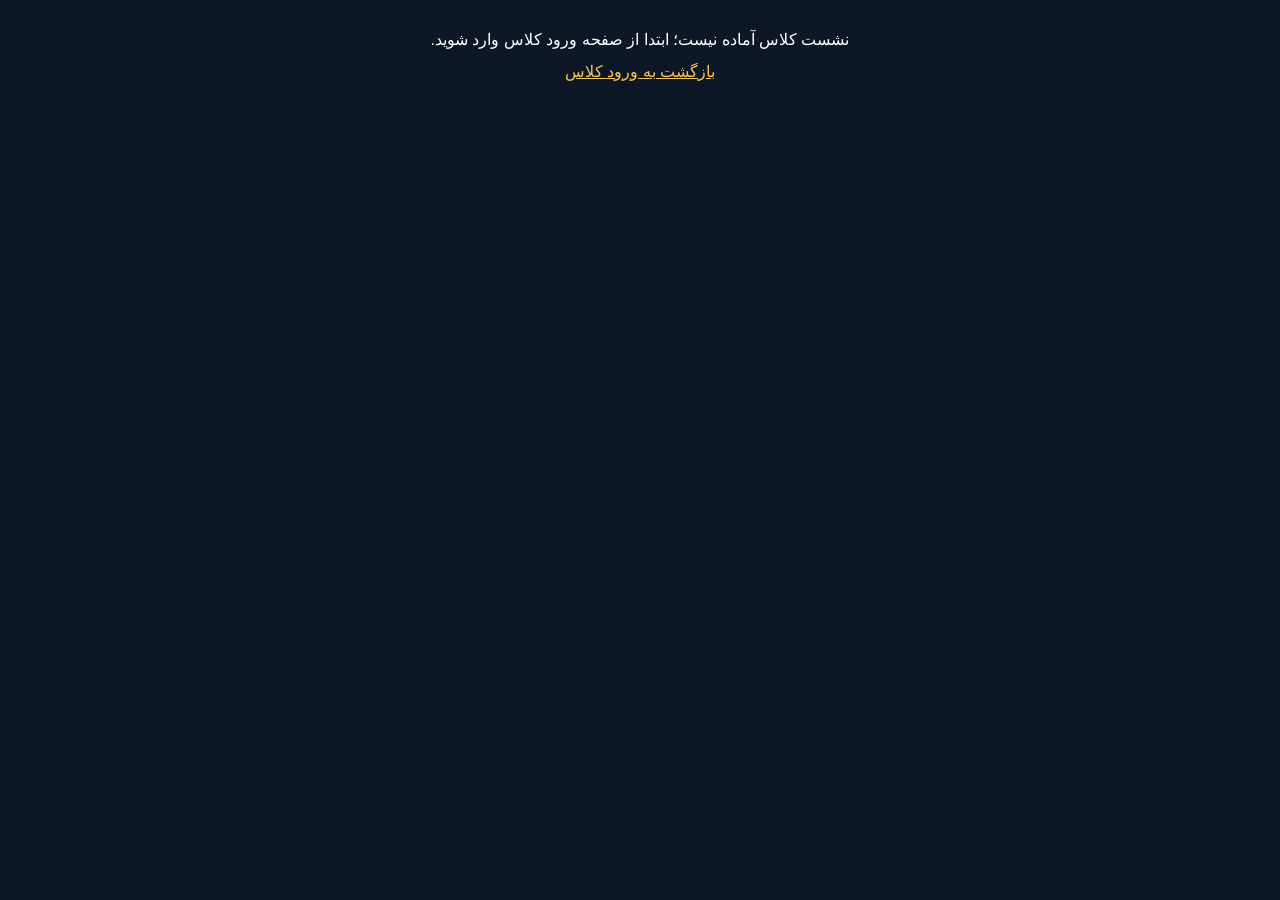
<file: web/online-class/room.html>
<!doctype html>
<!-- Frahoosh web classroom loader pinned to APK runtime revision d357b1f4332ff38f9e27f4235795c712b9c435bb -->
<html lang="fa" dir="rtl">
<head>
<meta charset="utf-8">
<meta name="viewport" content="width=device-width,initial-scale=1">
<meta name="theme-color" content="#0e1726">
<title>کلاس آنلاین فراهوش</title>
<style>
html,body{margin:0;width:100%;height:100%;background:#0e1726;color:#fff;font-family:Tahoma,Arial,sans-serif}
#x{padding:24px;text-align:center;line-height:2}
#room{display:none;border:0;width:100%;height:100%;height:100dvh;background:#0e1726}
a{color:#f3c65b}
</style>
</head>
<body>
<div id="x">در حال آماده‌سازی کلاس…</div>
<iframe id="room" title="محیط کلاس آنلاین فراهوش" allow="camera; microphone; display-capture; autoplay; fullscreen; clipboard-read; clipboard-write" allowfullscreen></iframe>
<script>
(()=>{"use strict";
const box=document.getElementById("x"),frame=document.getElementById("room");
const show=m=>{box.style.display="block";box.innerHTML=m+'<br><a href="index.html">بازگشت به ورود کلاس</a>';frame.style.display="none";};
async function getText(path,label){
 const c=new AbortController(),t=setTimeout(()=>c.abort(),12000);
 try{const u=new URL(path);u.searchParams.set("_v","d357b1f4332ff38f9e27f4235795c712b9c435bb");const r=await fetch(u.href,{cache:"no-store",signal:c.signal});if(!r.ok)throw Error(label+" ("+r.status+")");return await r.text();}
 catch(e){if(e&&e.name==="AbortError")throw Error(label+"؛ زمان پاسخ تمام شد.");throw e;}
 finally{clearTimeout(t);}
}
async function start(){
 let config=null;
 try{config=JSON.parse(sessionStorage.getItem("frahoosh_online_class_config")||"null")}catch(_){}
 if(!config){try{config=JSON.parse(localStorage.getItem("frahoosh_online_class_config")||"null")}catch(_){} }
 if(!config){show("نشست کلاس آماده نیست؛ ابتدا از صفحه ورود کلاس وارد شوید.");return;}
 if(!config.url||!config.anon||!config.token||!config.classId||!config.userId){show("اطلاعات نشست کلاس ناقص است؛ از صفحه ورود کلاس دوباره وارد شوید.");return;}
 box.textContent="در حال بارگذاری محیط کلاس…";
 try{
  const revision="d357b1f4332ff38f9e27f4235795c712b9c435bb";
  const base="https://raw.githack.com/mard7946-dev/frahoosh/"+revision+"/";
  let [html,patch]=await Promise.all([
   getText(base+"online_class_apk/app/src/main/assets/room_assets/online_class.html","بارگذاری محیط کلاس ناموفق بود"),
   getText(base+"online_class_apk/app/src/main/assets/room_assets/classroom_patch.js","بارگذاری ابزارهای کلاس ناموفق بود")
  ]);
  if(!html.includes("const C=__CONFIG__;"))throw Error("نسخه محیط کلاس با پیکربندی فعلی سازگار نیست.");
  config.guestInviteBase=new URL("index.html",location.href).href;
  html=html.replace("const C=__CONFIG__;","window.C="+JSON.stringify(config)+";const C=window.C;");
  const closeScript="</scr"+"ipt>";
  html=html.replace("</body>","<script>"+patch+closeScript+"</body>");
  const baseElement=document.createElement("base");baseElement.href=base+"online_class_apk/app/src/main/assets/room_assets/online_class.html";
  html=html.replace(/<head([^>]*)>/i,"<head$1>"+baseElement.outerHTML);
  frame.onload=()=>{box.style.display="none";frame.style.display="block";};
  frame.srcdoc=html;
  setTimeout(()=>{try{if(frame.contentDocument&&frame.contentDocument.readyState==="complete"){box.style.display="none";frame.style.display="block";}}catch(_){}},1000);
 }catch(e){show("باز کردن کلاس انجام نشد: "+(e&&e.message?e.message:"خطای ناشناخته"));}
}
start();
})();
</script>
</body>
</html>
</file>
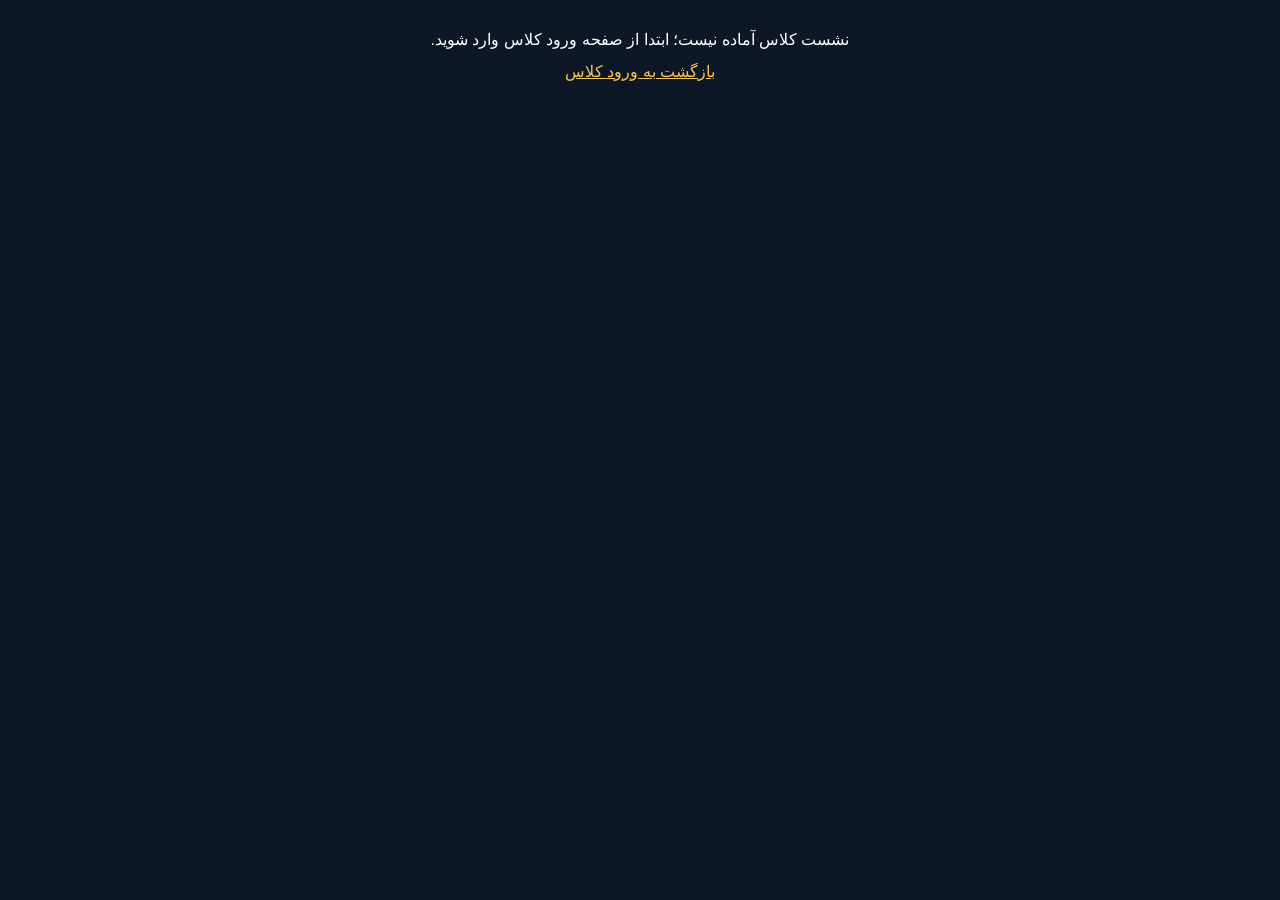
<file: web/fa/online-class/room.html>
<!doctype html>
<!-- guest-session-entry-fix: 736145982852e2781979d6615fb13cd178329c46 -->
<html lang="fa" dir="rtl">
<head>
<meta charset="utf-8">
<meta name="viewport" content="width=device-width,initial-scale=1">
<meta name="theme-color" content="#0e1726">
<title>کلاس آنلاین فراهوش</title>
<style>
html,body{margin:0;width:100%;height:100%;background:#0e1726;color:#fff;font-family:Tahoma,Arial,sans-serif}
#x{padding:24px;text-align:center;line-height:2}
#room{display:none;border:0;width:100%;height:100%;height:100dvh;background:#0e1726}
a{color:#f3c65b}
</style>
</head>
<body>
<div id="x">در حال آماده‌سازی کلاس…</div>
<iframe id="room" title="محیط کلاس آنلاین فراهوش" allow="camera; microphone; display-capture; autoplay; fullscreen; clipboard-read; clipboard-write" allowfullscreen></iframe>
<script>
(()=>{"use strict";
const box=document.getElementById("x"),frame=document.getElementById("room");
const show=m=>{box.style.display="block";box.innerHTML=m+'<br><a href="index.html">بازگشت به ورود کلاس</a>';frame.style.display="none";};
async function getText(path,label){
 const c=new AbortController(),t=setTimeout(()=>c.abort(),12000);
 try{const u=new URL(path,location.href);u.searchParams.set("_v",Date.now());const r=await fetch(u.href,{cache:"no-store",signal:c.signal});if(!r.ok)throw Error(label+" ("+r.status+")");return await r.text();}
 catch(e){if(e&&e.name==="AbortError")throw Error(label+"؛ زمان پاسخ تمام شد.");throw e;}
 finally{clearTimeout(t);}
}
async function start(){
 let config=null;
 for(const store of [sessionStorage,localStorage]){try{config=JSON.parse(store.getItem("frahoosh_online_class_config")||"null")}catch(_){}if(config)break;}
 if(!config){show("نشست کلاس آماده نیست؛ ابتدا از صفحه ورود کلاس وارد شوید.");return;}
 if(!config.url||!config.anon||!config.token||!config.classId||!config.userId){show("اطلاعات نشست کلاس ناقص است؛ از صفحه ورود کلاس دوباره وارد شوید.");return;}
 box.textContent="در حال بارگذاری محیط کلاس…";
 try{
  let [html,patch]=await Promise.all([
   getText("../../online_class_apk/app/src/main/assets/room_assets/online_class.html","بارگذاری محیط کلاس مستقل APK ناموفق بود"),
   getText("../../online_class_apk/app/src/main/assets/room_assets/classroom_patch.js","بارگذاری ابزارهای مستقل APK ناموفق بود")
  ]);
  if(!html.includes("const C=__CONFIG__;"))throw Error("نسخه محیط کلاس با پیکربندی فعلی سازگار نیست.");
  config.guestInviteBase="https://raw.githack.com/mard7946-dev/frahoosh/main/web/online-class/index.html";
  html=html.replace("const C=__CONFIG__;","window.C="+JSON.stringify(config)+";const C=window.C;");
  const closeScript="</scr"+"ipt>";
  html=html.replace("</body>","<script>"+patch+closeScript+"</body>");
  const base=document.createElement("base");base.href=new URL("../../online_class_apk/app/src/main/assets/room_assets/online_class.html",location.href).href;
  html=html.replace(/<head([^>]*)>/i,"<head$1>"+base.outerHTML);
  frame.onload=()=>{box.style.display="none";frame.style.display="block";};
  frame.srcdoc=html;
  setTimeout(()=>{try{if(frame.contentDocument&&frame.contentDocument.readyState==="complete"){box.style.display="none";frame.style.display="block";}}catch(_){}},1000);
 }catch(e){show("باز کردن کلاس انجام نشد: "+(e&&e.message?e.message:"خطای ناشناخته"));}
}
start();
})();
</script>
</body>
</html>
</file>
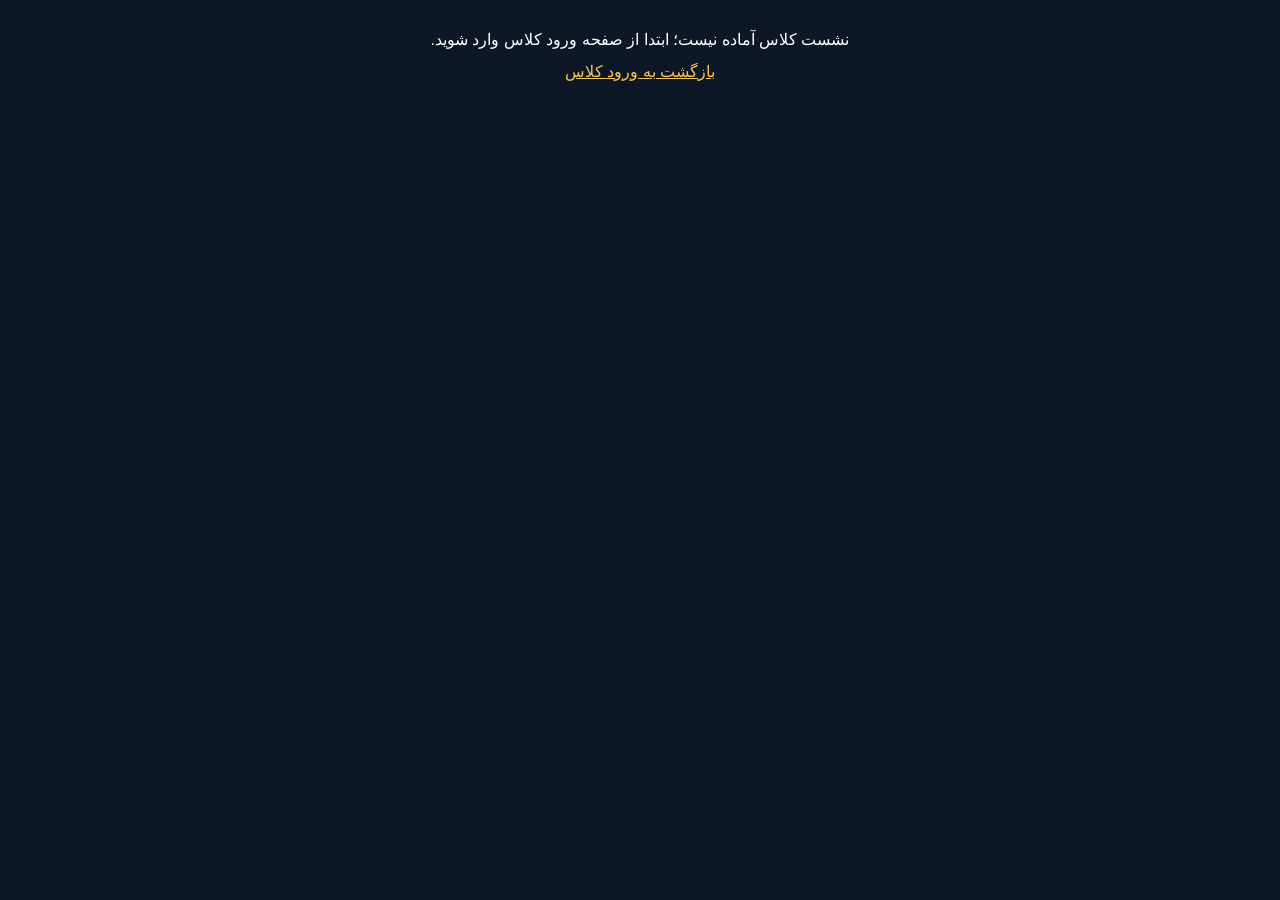
<file: online_class_apk/app/src/main/assets/room.html>
<!doctype html>
<!-- Frahoosh web classroom loader pinned to APK runtime revision 5e8e3cc34d2b4b7fee483b66ca00109e7e22d485 -->
<html lang="fa" dir="rtl">
<head>
<meta charset="utf-8">
<meta name="viewport" content="width=device-width,initial-scale=1">
<meta name="theme-color" content="#0e1726">
<title>کلاس آنلاین فراهوش</title>
<style>
html,body{margin:0;width:100%;height:100%;background:#0e1726;color:#fff;font-family:Tahoma,Arial,sans-serif}
#x{padding:24px;text-align:center;line-height:2}
#room{display:none;border:0;width:100%;height:100%;height:100dvh;background:#0e1726}
a{color:#f3c65b}
</style>
</head>
<body>
<div id="x">در حال آماده‌سازی کلاس…</div>
<iframe id="room" title="محیط کلاس آنلاین فراهوش" allow="camera; microphone; display-capture; autoplay; fullscreen; clipboard-read; clipboard-write" allowfullscreen></iframe>
<script>
(()=>{"use strict";
const box=document.getElementById("x"),frame=document.getElementById("room");
const show=m=>{box.style.display="block";box.innerHTML=m+'<br><a href="index.html">بازگشت به ورود کلاس</a>';frame.style.display="none";};
async function getText(path,label){
 const c=new AbortController(),t=setTimeout(()=>c.abort(),12000);
 try{const u=new URL(path);u.searchParams.set("_v","5e8e3cc34d2b4b7fee483b66ca00109e7e22d485");const r=await fetch(u.href,{cache:"no-store",signal:c.signal});if(!r.ok)throw Error(label+" ("+r.status+")");return await r.text();}
 catch(e){if(e&&e.name==="AbortError")throw Error(label+"؛ زمان پاسخ تمام شد.");throw e;}
 finally{clearTimeout(t);}
}
async function start(){
 let config=null;
 try{config=JSON.parse(sessionStorage.getItem("frahoosh_online_class_config")||"null")}catch(_){}
 if(!config){try{config=JSON.parse(localStorage.getItem("frahoosh_online_class_config")||"null")}catch(_){} }
 if(!config){show("نشست کلاس آماده نیست؛ ابتدا از صفحه ورود کلاس وارد شوید.");return;}
 if(!config.url||!config.anon||!config.token||!config.classId||!config.userId){show("اطلاعات نشست کلاس ناقص است؛ از صفحه ورود کلاس دوباره وارد شوید.");return;}
 box.textContent="در حال بارگذاری محیط کلاس…";
 try{
  const revision="5e8e3cc34d2b4b7fee483b66ca00109e7e22d485";
  const base="https://raw.githack.com/mard7946-dev/frahoosh/"+revision+"/";
  let [html,patch]=await Promise.all([
   getText(base+"online_class_apk/app/src/main/assets/room_assets/online_class.html","بارگذاری محیط کلاس ناموفق بود"),
   getText(base+"online_class_apk/app/src/main/assets/room_assets/classroom_patch.js","بارگذاری ابزارهای کلاس ناموفق بود")
  ]);
  if(!html.includes("const C=__CONFIG__;"))throw Error("نسخه محیط کلاس با پیکربندی فعلی سازگار نیست.");
  config.guestInviteBase=new URL("index.html",location.href).href;
  html=html.replace("const C=__CONFIG__;","window.C="+JSON.stringify(config)+";const C=window.C;");
  const closeScript="</scr"+"ipt>";
  html=html.replace("</body>","<script>"+patch+closeScript+"</body>");
  const baseElement=document.createElement("base");baseElement.href=base+"online_class_apk/app/src/main/assets/room_assets/online_class.html";
  html=html.replace(/<head([^>]*)>/i,"<head$1>"+baseElement.outerHTML);
  frame.onload=()=>{box.style.display="none";frame.style.display="block";};
  frame.srcdoc=html;
  setTimeout(()=>{try{if(frame.contentDocument&&frame.contentDocument.readyState==="complete"){box.style.display="none";frame.style.display="block";}}catch(_){}},1000);
 }catch(e){show("باز کردن کلاس انجام نشد: "+(e&&e.message?e.message:"خطای ناشناخته"));}
}
start();
})();
</script>
</body>
</html>
</file>
<file: web/styles.css>
:root{font-family:Tahoma,"Noto Sans Arabic","Arial",sans-serif;color:#172033;background:#eef3f9;direction:rtl}*{box-sizing:border-box}html{direction:rtl;unicode-bidi:plaintext}body{margin:0;min-height:100vh;background:linear-gradient(145deg,#061b43,#0b3761 48%,#eaf1f8);font-family:inherit;direction:rtl;unicode-bidi:plaintext}button,input,textarea,select{font:inherit}input,textarea,select{direction:rtl;text-align:right}.screen{min-height:100vh;direction:rtl;unicode-bidi:plaintext}.hidden{display:none!important}.login-card{width:min(430px,88vw);padding:28px 24px;position:absolute;top:50%;left:50%;transform:translate(-50%,-50%);border-radius:26px;background:rgba(3,18,49,.88);box-shadow:0 25px 70px #0007;color:#fff;direction:rtl;unicode-bidi:plaintext}.school-label{text-align:center;color:#b8d0ef;font-size:13px}.login-card h1{text-align:center;font-size:18px;margin:8px 0}.slogan{text-align:center;color:#b8d0ef;font-size:12px;line-height:1.8}.login-card input:not([type=checkbox]){width:100%;height:50px;margin:7px 0;border:1px solid #3c73a7;border-radius:15px;background:#102e55;color:#fff;padding:0 15px;outline:none}.login-card input::placeholder{color:#b8cbe2}.login-options{display:flex;align-items:center;justify-content:space-between;margin:8px 0;font-size:12px}.link{border:0;background:none;color:#f2b53b;cursor:pointer}.primary,.secondary,.danger{border:0;border-radius:12px;color:#fff;padding:10px 15px;cursor:pointer}.primary{background:#1478c9}.primary.big{width:100%;height:48px;font-weight:700;font-size:15px}.secondary{background:#35658e}.danger{background:#9e2529}.status{min-height:24px;text-align:center;padding:7px;font-size:12px;color:#167342;direction:rtl;unicode-bidi:plaintext}.top{min-height:82px;background:#061b43;color:#fff;padding:14px 22px;display:flex;justify-content:space-between;align-items:center;gap:15px;direction:rtl}.brand{font-size:24px;font-weight:800}.userbox{display:flex;gap:12px;align-items:center;flex-wrap:wrap}.userbox span{color:#b9cce5;font-size:12px}.top+main{max-width:1250px;margin:auto;padding:22px;direction:rtl}.section-title{text-align:center;font-size:20px;font-weight:800;color:#173d68;margin-bottom:15px}.panel-grid{display:grid;grid-template-columns:repeat(2,minmax(0,1fr));gap:14px;direction:rtl}.module-grid{display:grid;grid-template-columns:repeat(auto-fit,minmax(220px,1fr));gap:14px;min-height:50vh;align-content:start;padding:18px;border:1px solid #cbd8e6;border-radius:18px;background:rgba(255,255,255,.72);box-shadow:0 10px 30px #173d6810;direction:rtl}.panel,.module{background:#fff;border:1px solid #d4dfea;border-radius:16px;padding:18px;min-height:105px;box-shadow:0 8px 24px #173d6812;cursor:pointer;text-align:right;direction:rtl;unicode-bidi:plaintext}.panel b,.module b{display:block;color:#123e70;margin-bottom:8px}.panel span,.module span{font-size:14px;color:#68778b}.workspace-head{background:#061b43;color:#fff;padding:14px 20px;display:flex;align-items:center;justify-content:space-between;gap:12px;direction:rtl}.workspace-head h2{margin:0;text-align:center}.workspace-head small{color:#b8cbe2}.workspace-head+.module-grid{max-width:1250px;margin:15px auto;padding:0 15px}.module.active{border-color:#1478c9;box-shadow:0 0 0 2px #1478c933}.table-wrap{max-width:1250px;margin:15px auto;background:#fff;border-radius:16px;padding:12px;overflow:auto;direction:rtl}.table-tools{display:flex;gap:8px;margin-bottom:10px;direction:rtl}.table-tools input{flex:1;border:1px solid #ccd8e6;border-radius:10px;padding:10px}.data-table{border-collapse:collapse;min-width:900px;width:100%;direction:rtl;unicode-bidi:plaintext}.data-table th,.data-table td{border:1px solid #d7e0ea;padding:14px 12px;font-size:16px;white-space:nowrap;text-align:right;direction:rtl;unicode-bidi:plaintext}.data-table th{background:#123e70;color:#fff;font-size:17px;font-weight:800}.data-table tr:nth-child(even){background:#f4f7fb}.empty{text-align:center;padding:40px;color:#64748b;direction:rtl;unicode-bidi:plaintext}@media(max-width:700px){.top{align-items:flex-start}.panel-grid{grid-template-columns:1fr 1fr}.module-grid{min-height:50vh;grid-template-columns:1fr 1fr}.workspace-head{position:sticky;top:0;z-index:3}.workspace-head h2{font-size:15px}.panel,.module{min-height:110px;padding:13px}.userbox{justify-content:flex-end}.login-card{padding:23px 19px}}
.table-tools{display:flex;flex-wrap:wrap;gap:8px;align-items:center;margin-bottom:10px}.table-tools input{flex:1;min-width:180px}.table-tools button{cursor:pointer}.crud-hint{font-size:12px;opacity:.75;margin:6px 0 12px;direction:rtl}.data-table tbody tr:has(input:checked){outline:2px solid rgba(80,160,255,.45)}
.modal{position:fixed;inset:0;background:rgba(0,0,0,.65);display:flex;align-items:center;justify-content:center;padding:18px;z-index:1000;direction:rtl}.modal-card{width:min(900px,100%);max-height:90vh;overflow:auto;background:#fff;border-radius:16px;padding:20px;color:#172033;box-shadow:0 20px 60px rgba(0,0,0,.3);direction:rtl;unicode-bidi:plaintext}.modal-card h3{margin-top:0}.form-grid{display:grid;grid-template-columns:repeat(2,minmax(0,1fr));gap:12px}.form-grid label{display:flex;flex-direction:column;gap:5px;font-weight:600;direction:rtl}.form-grid input,.form-grid textarea{box-sizing:border-box;width:100%;padding:10px;border:1px solid #ccd4df;border-radius:8px}.modal-actions{display:flex;gap:8px;margin-top:16px;justify-content:flex-start}@media(max-width:700px){.form-grid{grid-template-columns:1fr}.table-tools{align-items:stretch}.table-tools button{width:100%}}
@media print{body *{visibility:hidden!important}.data-table,.data-table *{visibility:visible!important}.data-table{position:absolute;left:0;top:0;width:100%;direction:rtl}.table-tools,.crud-hint{display:none!important}}
.module-card{display:flex;flex-direction:column;gap:6px;direction:rtl}.module-card .module{width:100%}.module-excel-tools{display:flex;gap:6px;padding:0 4px 4px;direction:rtl}.module-excel-tools button{flex:1;cursor:pointer;font-size:12px;padding:7px 6px;border-radius:8px;border:1px solid rgba(255,255,255,.18);background:rgba(255,255,255,.07);color:inherit}.module-excel-tools button:hover{background:rgba(255,255,255,.14)}

.subscription-admin-card{border:1px solid #dce5f0;border-radius:16px;background:#f8fbff;padding:18px;margin:16px 0}
.subscription-admin-card h4{margin:0 0 12px;color:#12365d}
.subscription-admin-card .primary{width:auto;min-width:180px;margin-top:12px}
.status-active{display:inline-block;border-radius:999px;background:#e7f7ee;color:#17663b;padding:5px 10px;font-size:12px;font-weight:700}
.status-expired{display:inline-block;border-radius:999px;background:#fff0ee;color:#b42318;padding:5px 10px;font-size:12px;font-weight:700}
#tableArea .table-wrap h3{margin:0 0 8px}
#tableArea .table-wrap h4{margin:20px 0 10px}

/* Six-role landing page */
.homepage-card{position:relative;top:auto;left:auto;transform:none;width:min(760px,94vw);margin:28px auto;padding:clamp(20px,4vw,34px);background:rgba(3,18,49,.94);border:1px solid rgba(177,211,245,.24);border-radius:28px}
.homepage-card h1{font-size:clamp(19px,3vw,25px);line-height:1.7}
.homepage-card .slogan{font-size:clamp(12px,2vw,14px);margin:10px 0 22px}
.role-chooser{display:grid;grid-template-columns:repeat(2,minmax(0,1fr));gap:13px;direction:rtl}
.role-tile{min-width:0;min-height:118px;border:1px solid rgba(160,199,237,.28);border-radius:19px;padding:15px 10px;background:linear-gradient(145deg,#123b68,#0b284c);color:#fff;display:flex;flex-direction:column;align-items:center;justify-content:center;gap:7px;cursor:pointer;text-align:center;transition:transform .16s ease,border-color .16s ease,background .16s ease}
.role-tile:hover,.role-tile:focus-visible{transform:translateY(-2px);border-color:#f2b53b;outline:none;background:linear-gradient(145deg,#174a7e,#10345c)}
.role-tile b{font-size:16px}.role-tile small{font-size:11px;color:#c1d5ec;line-height:1.6}
.role-icon{width:43px;height:43px;display:grid;place-items:center;border-radius:14px;background:rgba(242,181,59,.14);border:1px solid rgba(242,181,59,.35);color:#ffd27b;font-size:25px;font-weight:800}
.role-manager{grid-column:1/-1;min-height:140px;background:linear-gradient(135deg,#1b5687,#0a2a50);border-color:rgba(242,181,59,.65)}
.role-manager .role-icon{width:56px;height:56px;font-size:32px}.role-manager b{font-size:22px}
.role-advisor{grid-column:1/-1;min-height:98px;flex-direction:row;gap:13px}
.role-advisor .role-icon{flex-shrink:0}.role-advisor small{display:none}
.credential-panel{margin-top:18px;text-align:right}
.credential-heading{display:flex;align-items:center;justify-content:space-between;gap:10px;color:#fff;font-weight:800;margin-bottom:10px}
.credential-heading .link{font-size:12px}
@media(min-width:600px){.role-chooser{grid-template-columns:repeat(2,minmax(0,1fr));gap:15px}.role-tile{min-height:128px}.role-manager{min-height:150px}.role-advisor{min-height:100px}}
@media(max-width:420px){.homepage-card{margin:12px auto;padding:19px 15px;border-radius:22px}.role-chooser{gap:9px}.role-tile{min-height:108px;padding:10px 6px}.role-manager{min-height:125px}.role-tile small{font-size:10px}.role-advisor{min-height:85px}}

/* Role-specific dashboard shortcuts */
.quick-panel{display:flex;flex-direction:column;align-items:center;justify-content:center;text-align:center;gap:9px;min-height:142px;background:linear-gradient(145deg,#fff,#f4f8fd);border:1px solid #d4e1ef;transition:transform .15s ease,box-shadow .15s ease,border-color .15s ease}
.quick-panel:hover,.quick-panel:focus-visible{transform:translateY(-2px);border-color:#e4ad3e;box-shadow:0 12px 26px #173d681b;outline:none}
.quick-panel .quick-icon{display:grid;place-items:center;width:54px;height:54px;border-radius:17px;background:linear-gradient(145deg,#123e70,#0a2a50);color:#ffd27b;font-size:28px;font-weight:800;box-shadow:0 5px 12px #123e7026}
.quick-panel b{font-size:15px;color:#123e70;line-height:1.7;margin:0}
.quick-panel .quick-hint{font-size:11px;color:#73849a}
@media(max-width:700px){.quick-panel{min-height:126px;padding:11px 7px;gap:7px}.quick-panel .quick-icon{width:45px;height:45px;font-size:24px;border-radius:14px}.quick-panel b{font-size:12px;line-height:1.8}.quick-panel .quick-hint{font-size:10px}}
</file>
